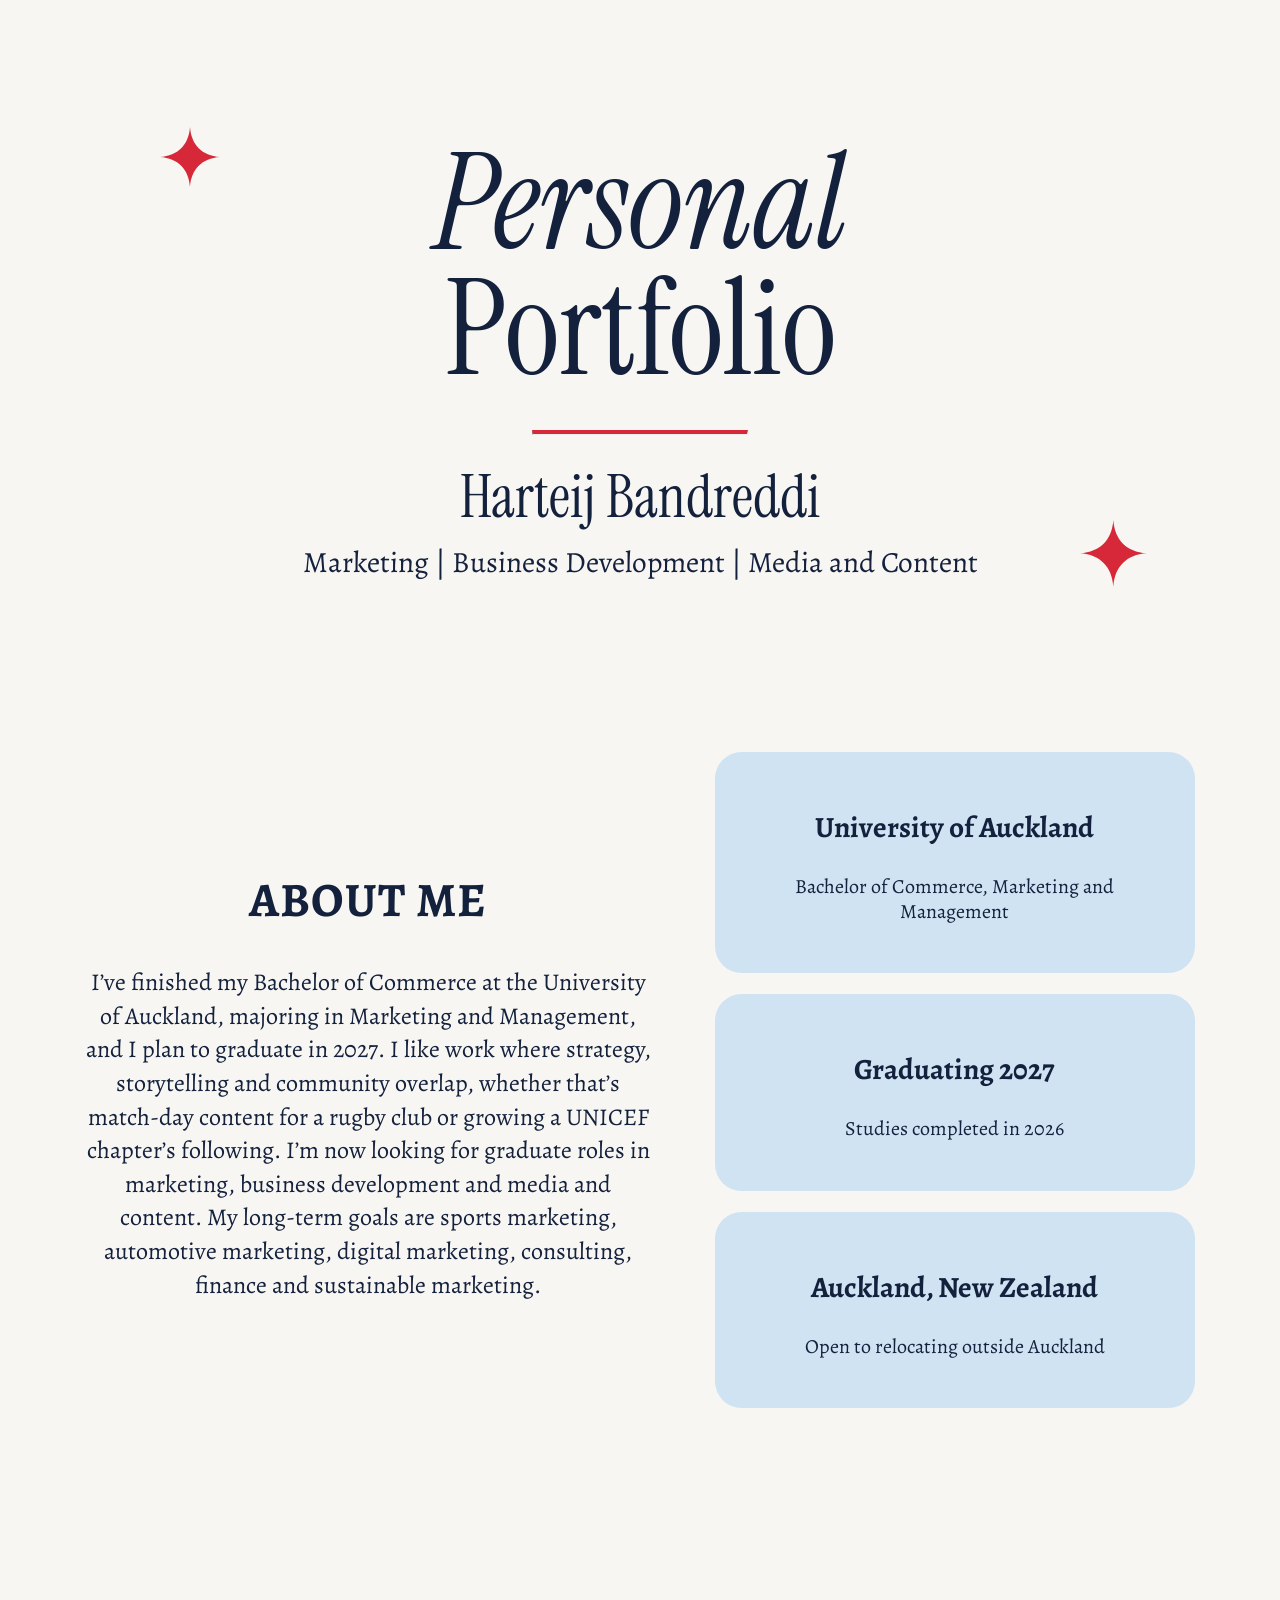
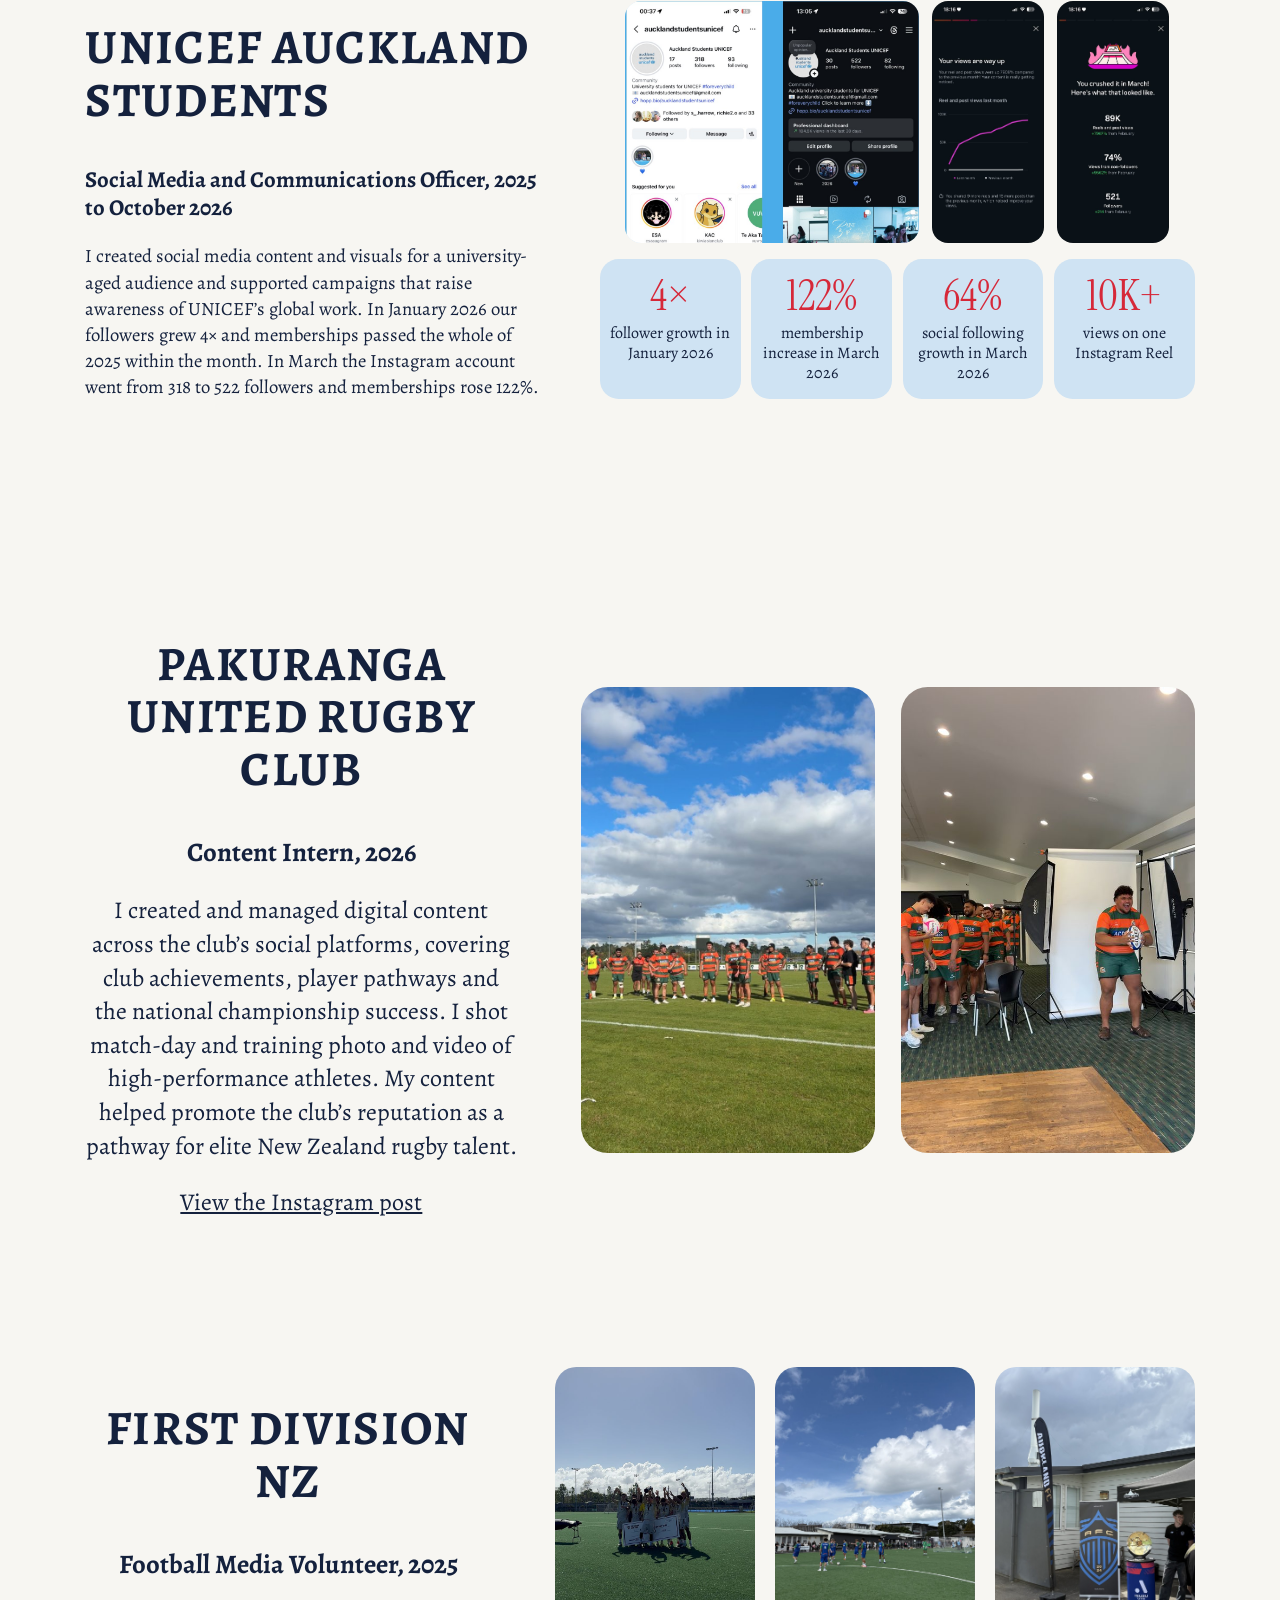
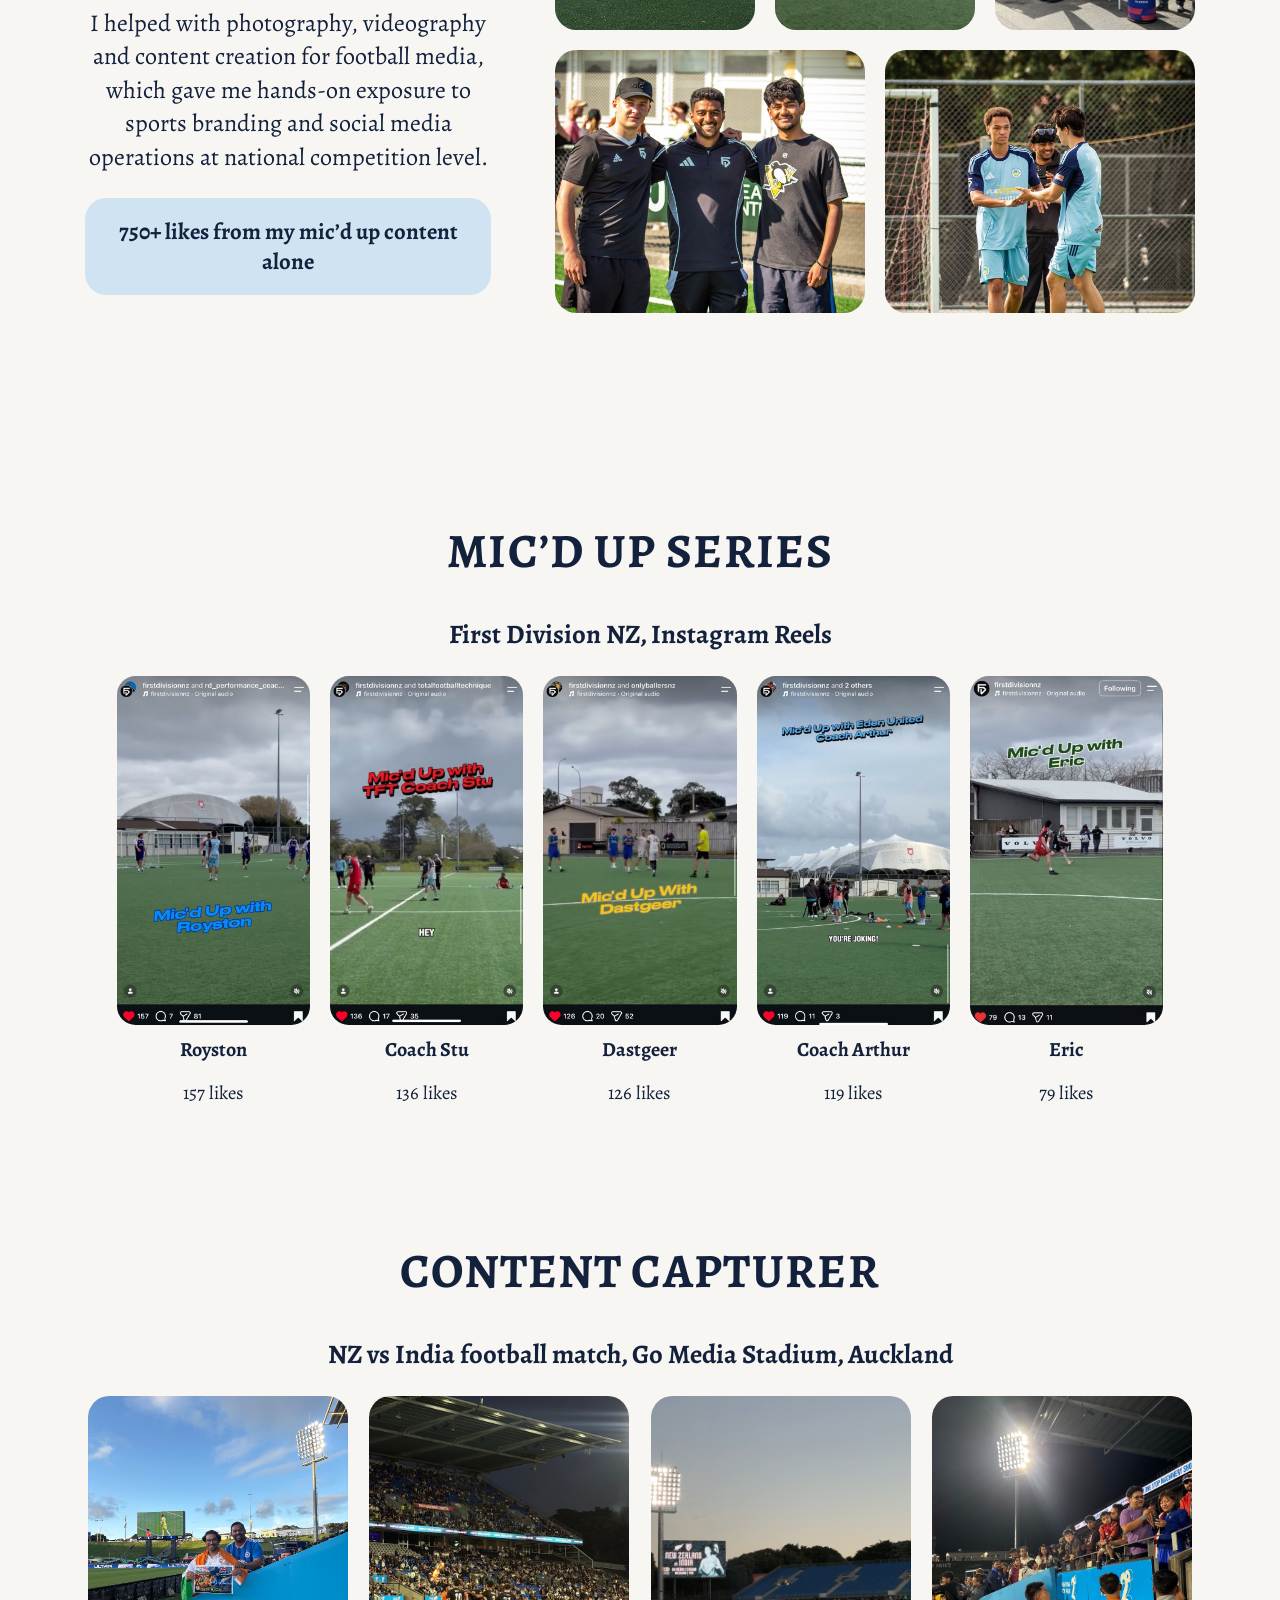
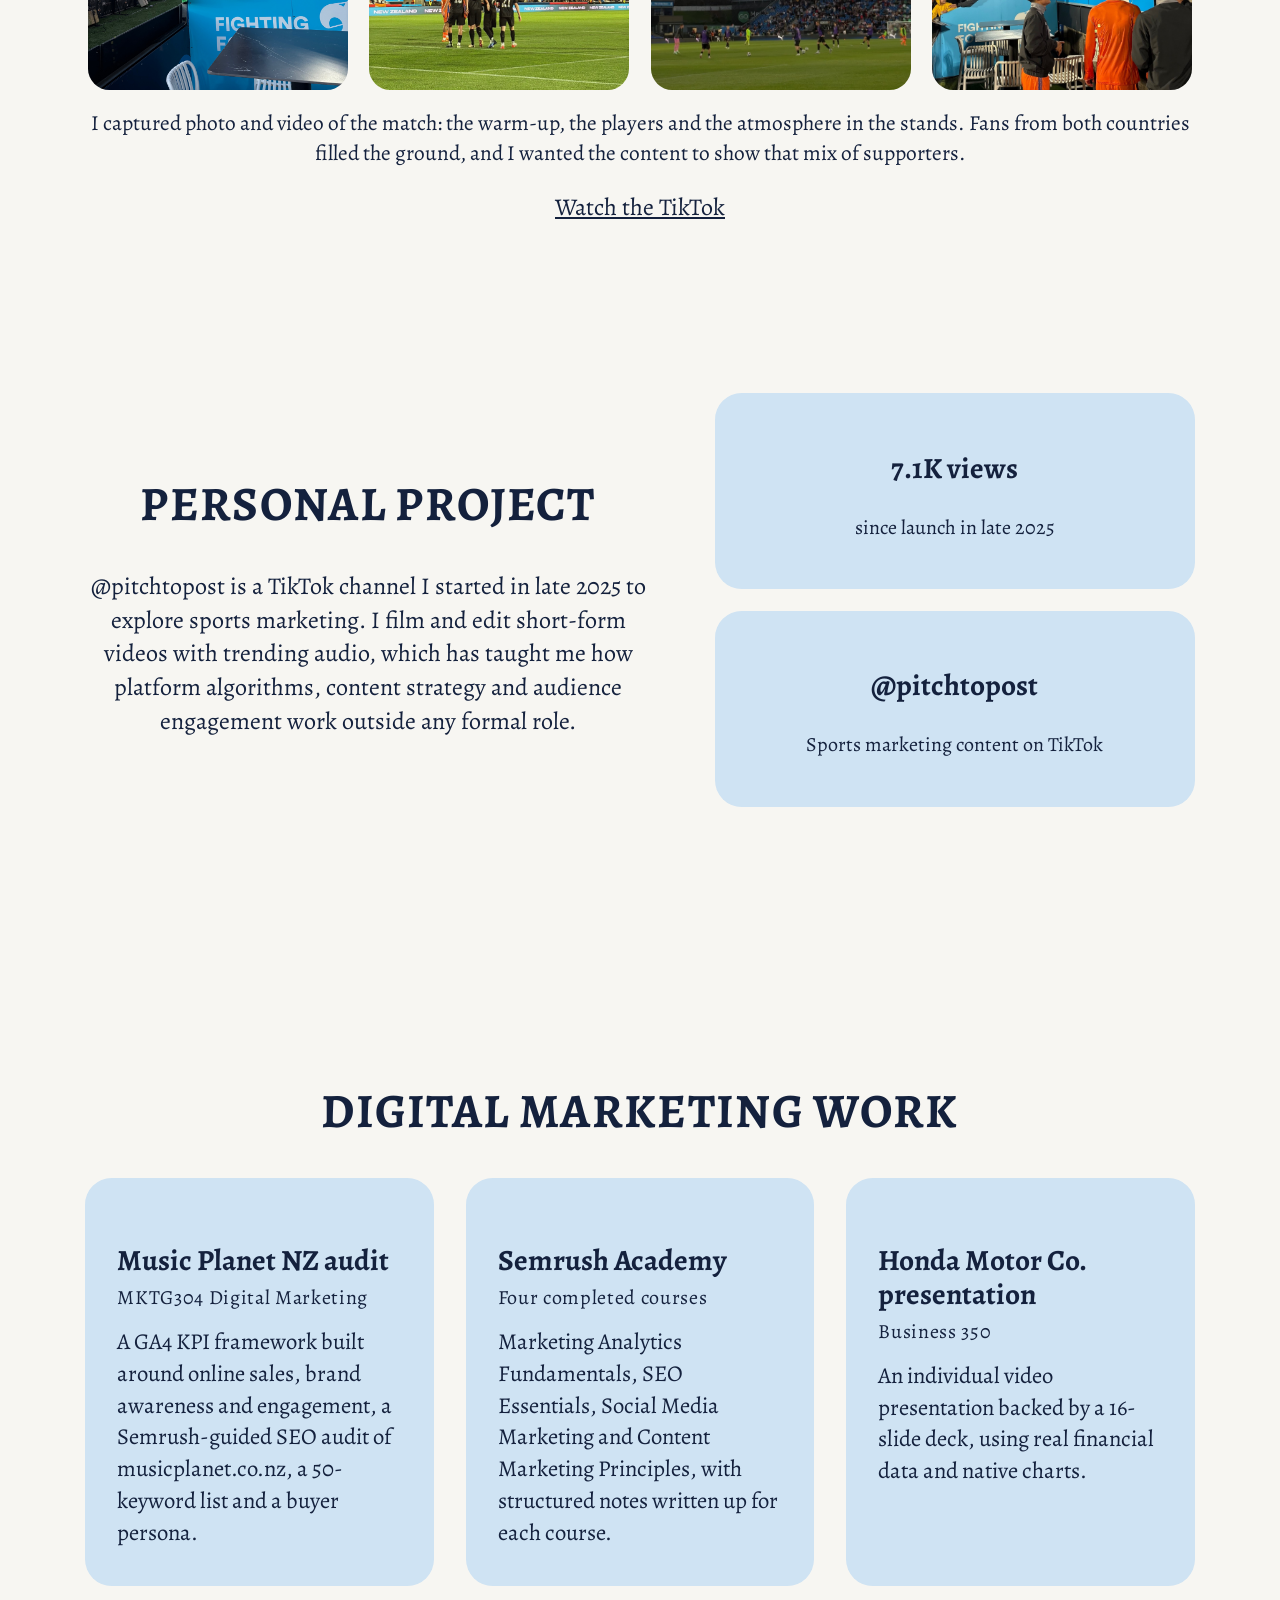
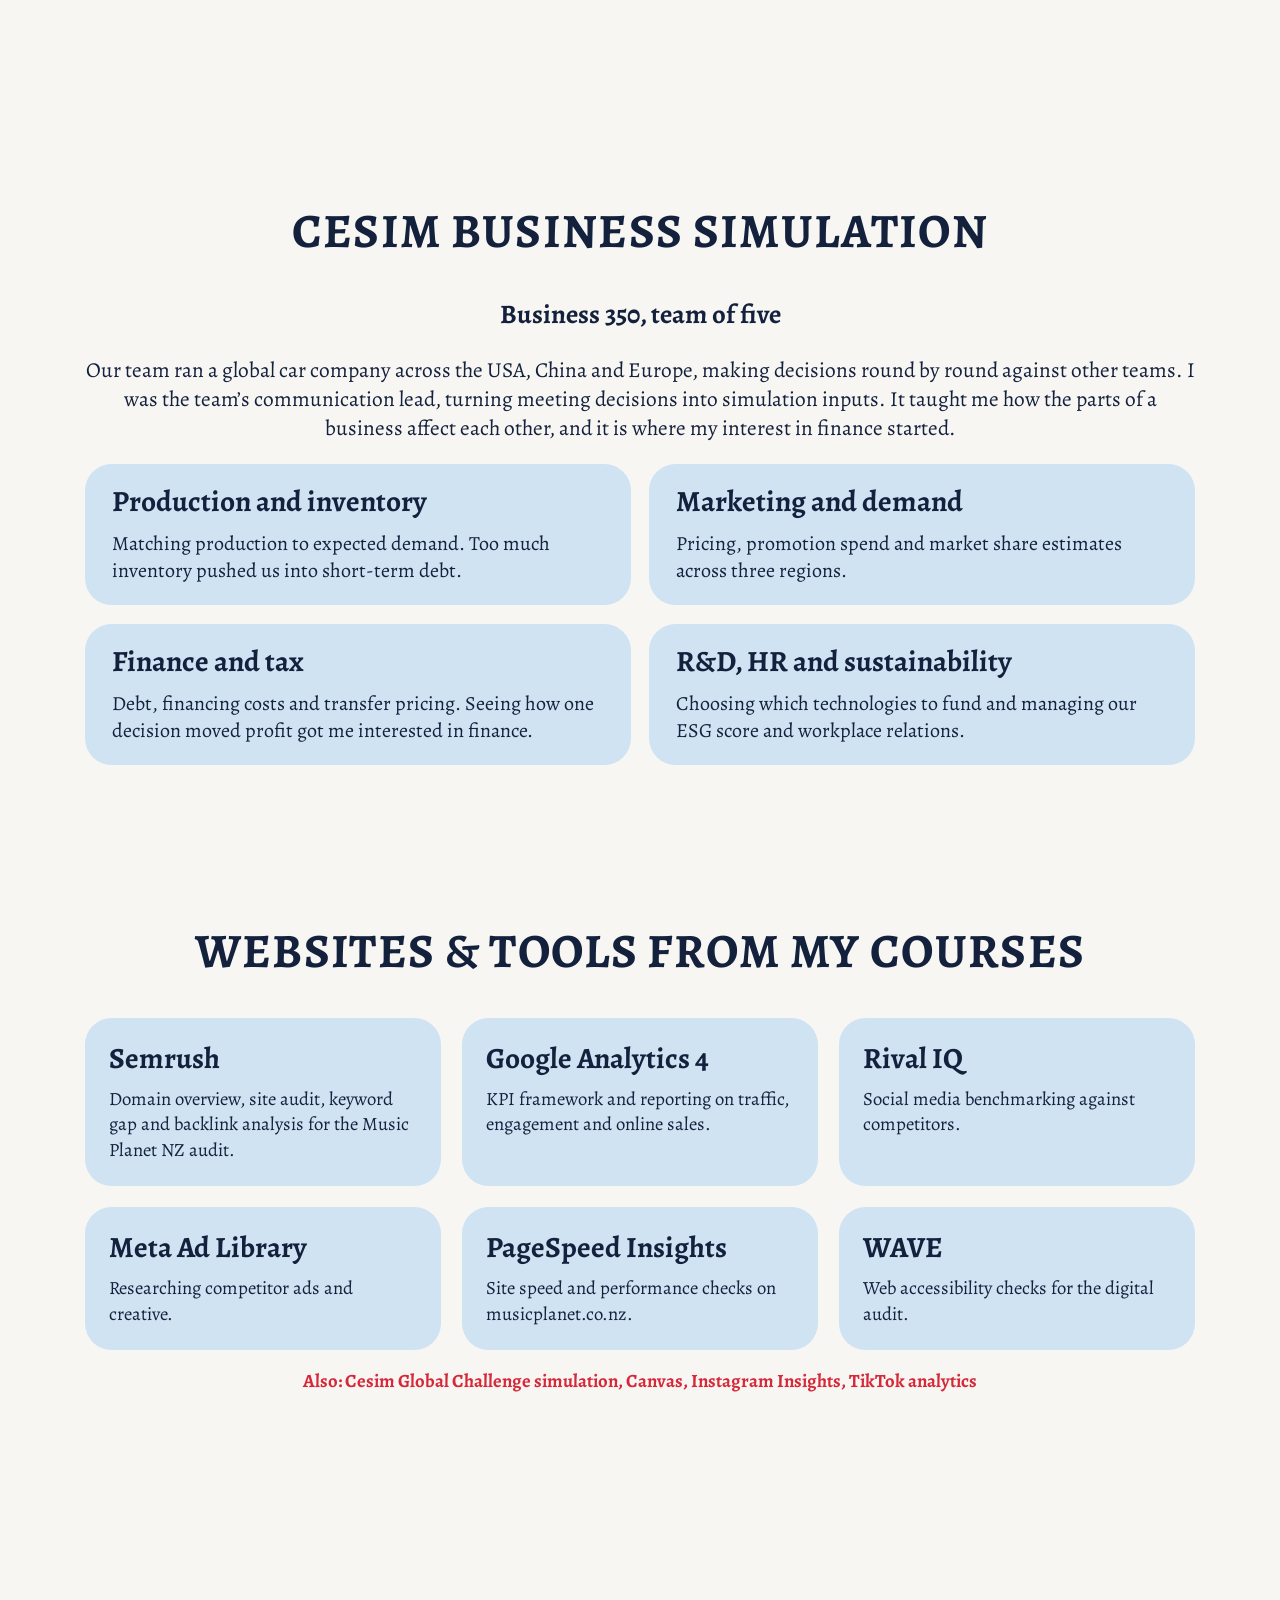
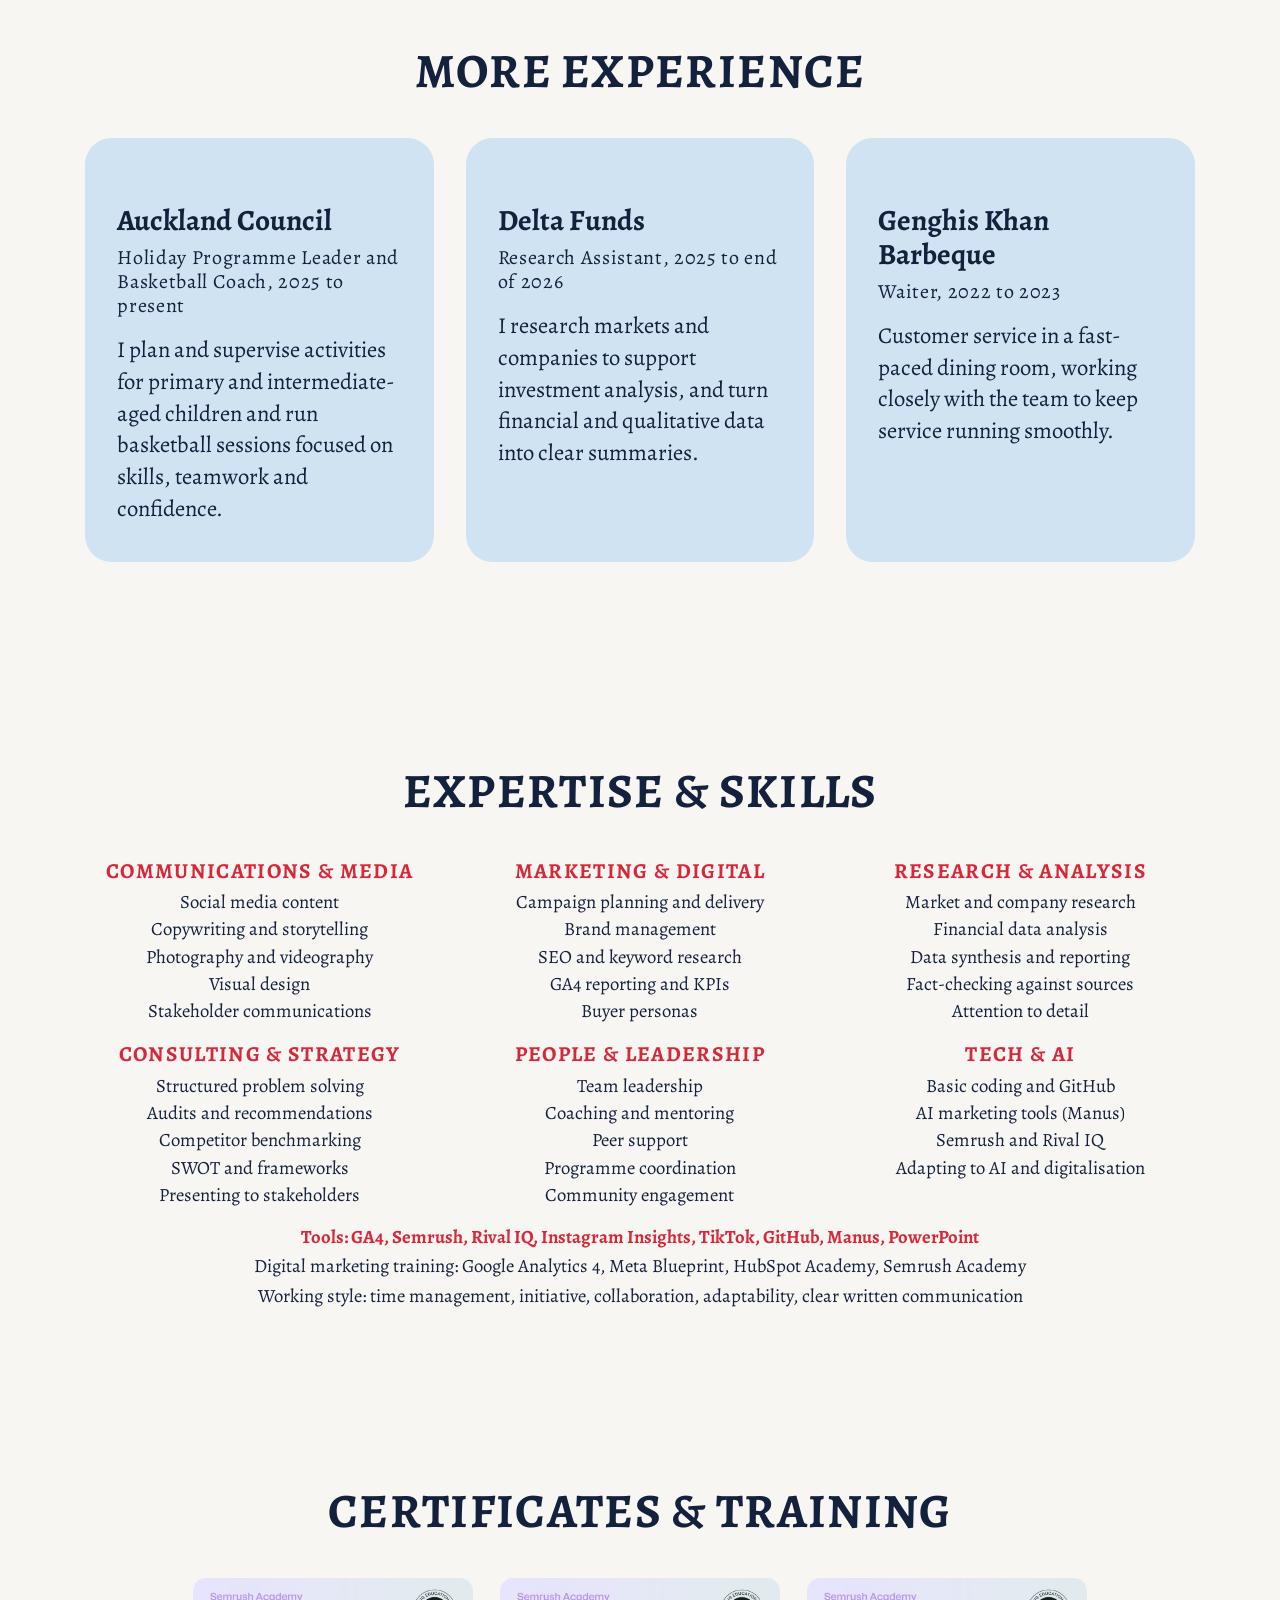
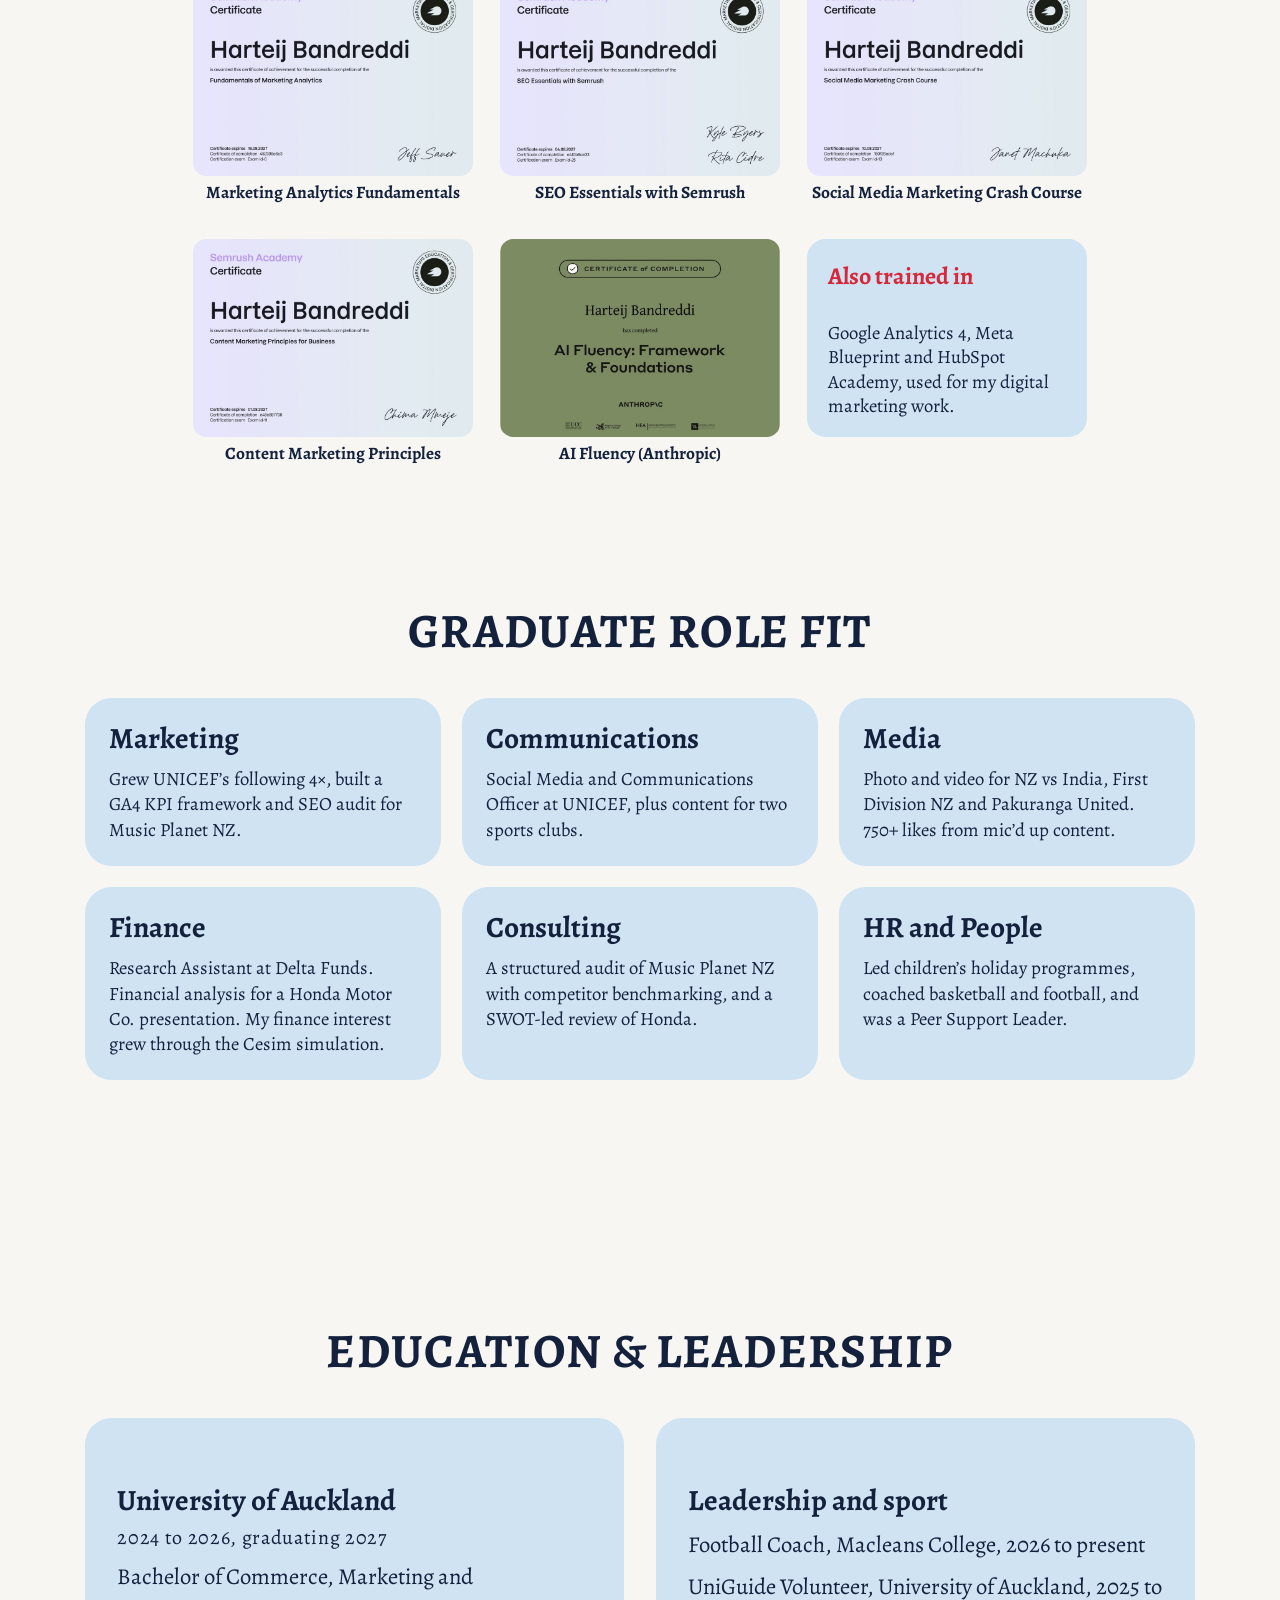
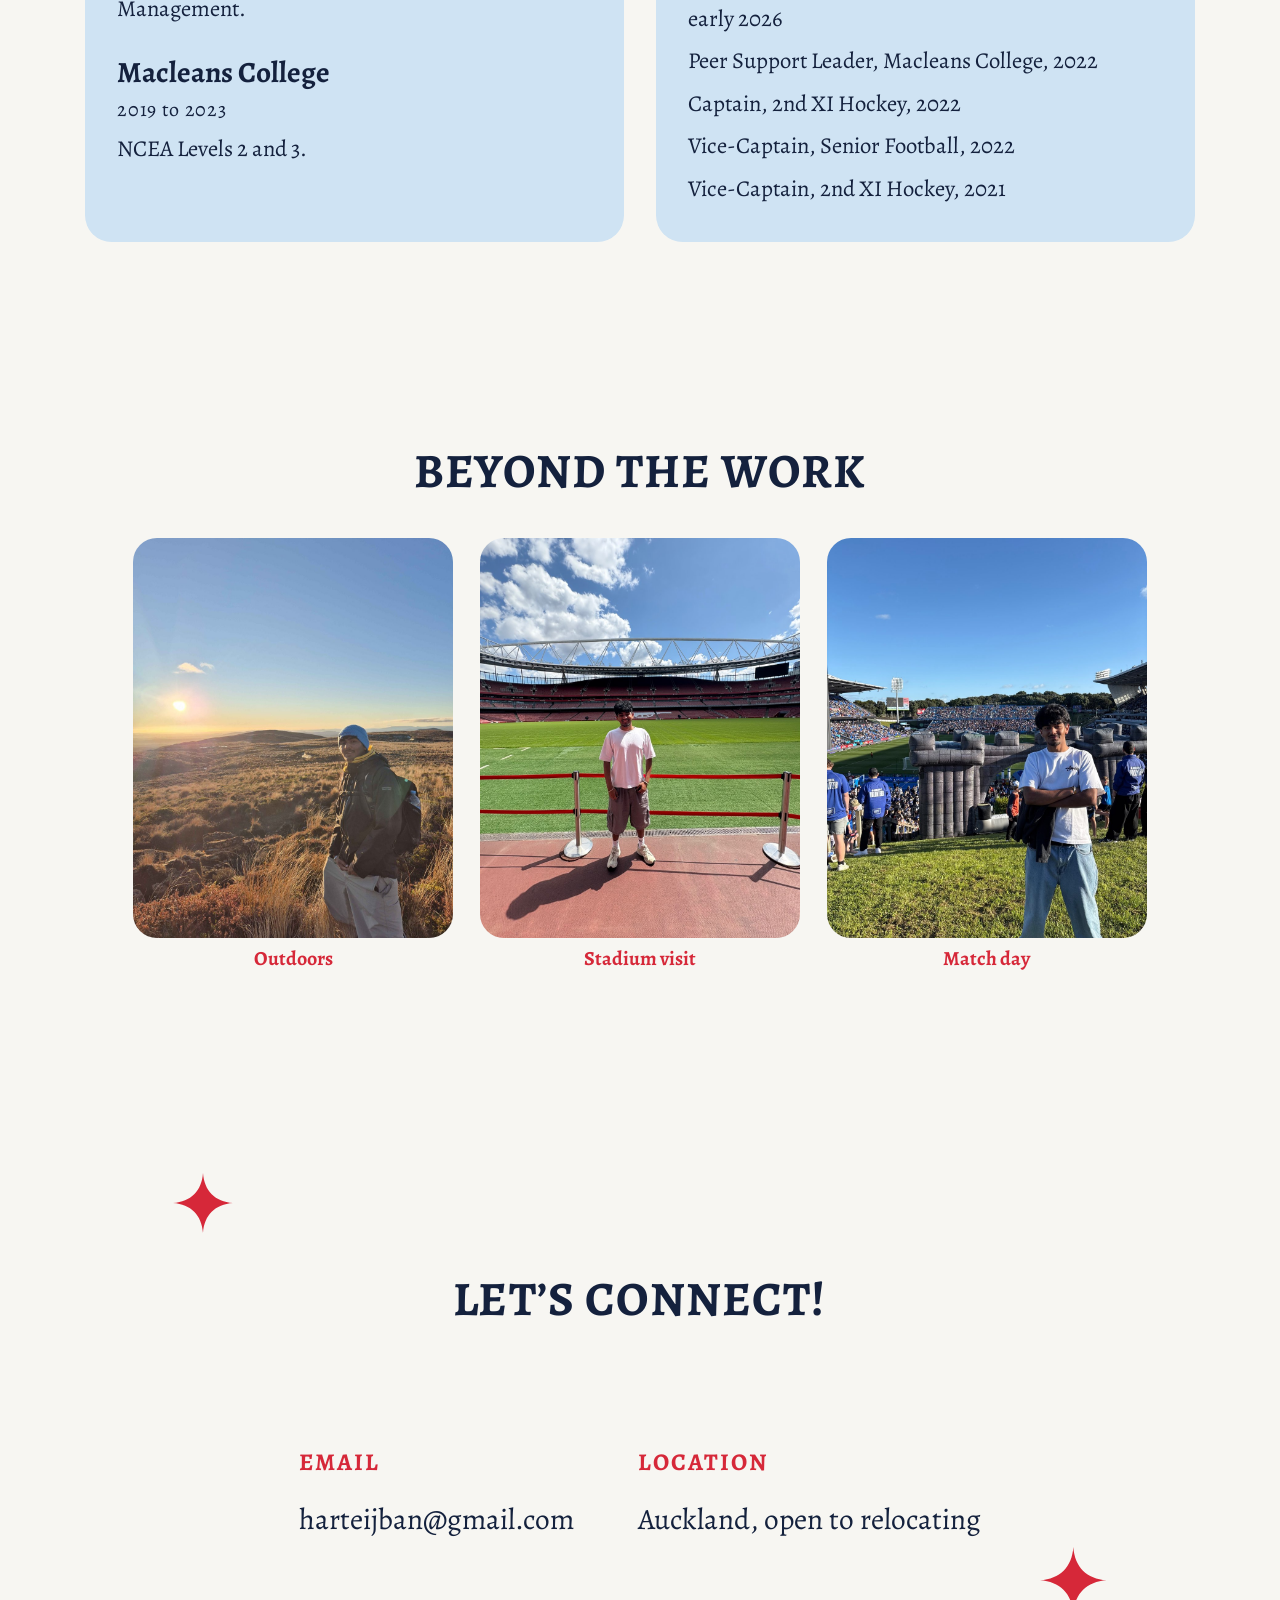
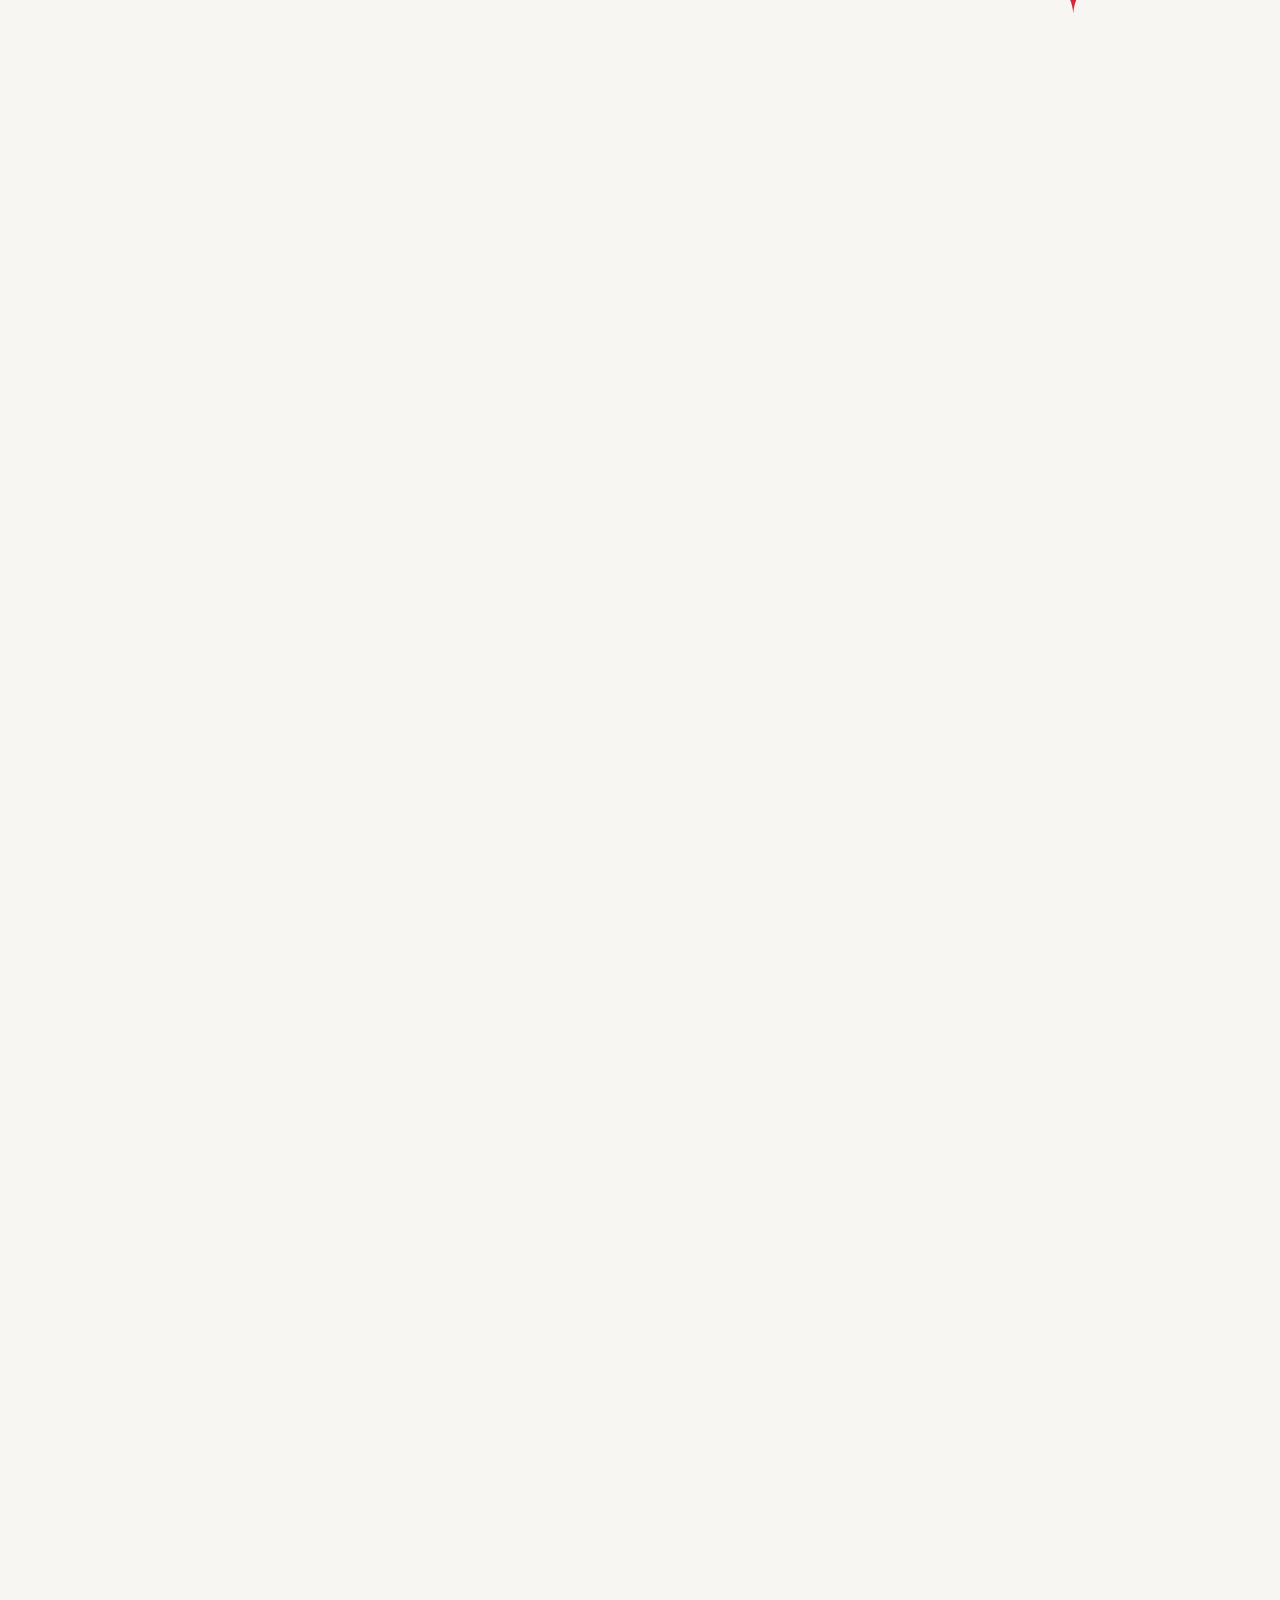
<file: index.html>
<!doctype html><html lang="en"><head><meta charset="utf-8"><meta name="viewport" content="width=device-width, initial-scale=1"><title>Harteij Bandreddi | Graduate Portfolio</title>
<meta name="description" content="Marketing, business development and media portfolio of Harteij Bandreddi, University of Auckland graduate.">
<meta property="og:type" content="website"><meta property="og:title" content="Harteij Bandreddi | Graduate Portfolio">
<meta property="og:description" content="Marketing, business development and media portfolio. UNICEF, First Division NZ, Pakuranga United and more.">
<meta property="og:url" content="https://harteijb.github.io/harteij-portfolio/">
<meta property="og:image" content="https://harteijb.github.io/harteij-portfolio/assets/og.jpg"><meta property="og:image:width" content="1200"><meta property="og:image:height" content="630">
<meta name="twitter:card" content="summary_large_image">
<link rel="stylesheet" href="style.css"></head><body><section id="cover" class="cover">
<svg aria-label="Decorative sparkle" width="90" height="90" viewBox="0 0 90 90" style="position:absolute; left:240px; top:190px; width:90px; height:90px"><path d="M45 0 C47 27 63 43 90 45 C63 47 47 63 45 90 C43 63 27 47 0 45 C27 43 43 27 45 0Z" fill="#D62839"/></svg>
<svg aria-label="Decorative sparkle" width="100" height="100" viewBox="0 0 100 100" style="position:absolute; left:1620px; top:780px; width:100px; height:100px"><path d="M50 0 C52 30 70 48 100 50 C70 52 52 70 50 100 C48 70 30 52 0 50 C30 48 48 30 50 0Z" fill="#D62839"/></svg>
<h1 class="t1">Personal</h1>
<h1 class="t2">Portfolio</h1>
<hr class="rule">
<h2 class="name">Harteij Bandreddi</h2>
<p class="tag">Marketing | Business Development | Media and Content</p>
</section>
<section id="about">
<div class="split">
<div class="col">
<h2 class="title">ABOUT ME</h2>
<p class="lead">I’ve finished my Bachelor of Commerce at the University of Auckland, majoring in Marketing and Management, and I plan to graduate in 2027. I like work where strategy, storytelling and community overlap, whether that’s match-day content for a rugby club or growing a UNICEF chapter’s following. I’m now looking for graduate roles in marketing, business development and media and content. My long-term goals are sports marketing, automotive marketing, digital marketing, consulting, finance and sustainable marketing.</p>
</div>
<div class="stack">
<div class="fact"><p class="big">University of Auckland</p><p class="small">Bachelor of Commerce, Marketing and Management</p></div>
<div class="fact"><p class="big">Graduating 2027</p><p class="small">Studies completed in 2026</p></div>
<div class="fact"><p class="big">Auckland, New Zealand</p><p class="small">Open to relocating outside Auckland</p></div>
</div>
</div>
</section>
<section id="unicef">
<div class="uni">
<div class="left">
<h2 class="title">UNICEF AUCKLAND STUDENTS</h2>
<p class="role">Social Media and Communications Officer, 2025 to October 2026</p>
<p class="lead">I created social media content and visuals for a university-aged audience and supported campaigns that raise awareness of UNICEF’s global work. In January 2026 our followers grew 4× and memberships passed the whole of 2025 within the month. In March the Instagram account went from 318 to 522 followers and memberships rose 122%.</p>
</div>
<div class="right">
<div class="shots">
<img class="wide" src="assets/img01.jpg" alt="Auckland Students UNICEF Instagram profile before and after, with followers growing from 318 to 522">
<img class="phone" src="assets/img02.jpg" alt="Instagram insights screen showing views up 7908% on the previous month">
<img class="phone" src="assets/img03.jpg" alt="Instagram insights screen showing 89K views and 521 followers in March">
</div>
<div class="tiles2">
<div class="tile"><p class="num">4×</p><p class="lbl">follower growth in January 2026</p></div>
<div class="tile"><p class="num">122%</p><p class="lbl">membership increase in March 2026</p></div>
<div class="tile"><p class="num">64%</p><p class="lbl">social following growth in March 2026</p></div>
<div class="tile"><p class="num">10K+</p><p class="lbl">views on one Instagram Reel</p></div>
</div>
</div>
</div>
</section>
<section id="pakuranga">
<div class="split">
<div class="col">
<h2 class="title">PAKURANGA UNITED RUGBY CLUB</h2>
<p class="role">Content Intern, 2026</p>
<p class="lead">I created and managed digital content across the club’s social platforms, covering club achievements, player pathways and the national championship success. I shot match-day and training photo and video of high-performance athletes. My content helped promote the club’s reputation as a pathway for elite New Zealand rugby talent.</p>
<p class="link"><a href="https://www.instagram.com/p/DWijAfNEwbJ/?fqnt=eHd3bnVuc2g3aHdn">View the Instagram post</a></p>
</div>
<div class="photos">
<img src="assets/img04.jpg" alt="Pakuranga United players lined up on the pitch under a blue sky on match day">
<img src="assets/img05.jpg" alt="Pakuranga United players waiting beside a lit photo backdrop at the 2026 media day">
</div>
</div>
</section>
<section id="first-division">
<div class="split">
<div class="col">
<h2 class="title">FIRST DIVISION NZ</h2>
<p class="role">Football Media Volunteer, 2025</p>
<p class="lead">I helped with photography, videography and content creation for football media, which gave me hands-on exposure to sports branding and social media operations at national competition level.</p>
<p class="callout">750+ likes from my mic’d up content alone</p>
</div>
<div class="gallery">
<div class="row3">
<img src="assets/img06.jpg" alt="First Division NZ champions celebrating on the pitch in 2025">
<img src="assets/img07.jpg" alt="Players warming up on a football pitch on match day">
<img src="assets/img08.jpg" alt="Auckland FC banner and trophy display at the ground">
</div>
<div class="row2">
<img src="assets/img09.jpg" alt="Volunteers and staff posing together at the ground on match day">
<img src="assets/img10.jpg" alt="Two players greeting each other on the pitch">
</div>
</div>
</div>
</section>
<section id="first-division-reels">
<h2 class="title">MIC’D UP SERIES</h2>
<p class="role">First Division NZ, Instagram Reels</p>
<div class="reels">
<div class="reel"><img src="assets/img11.jpg" alt="Instagram Reel, Mic’d Up with Royston, 157 likes"><p class="nm">Royston</p><p class="ct">157 likes</p></div>
<div class="reel"><img src="assets/img12.jpg" alt="Instagram Reel, Mic’d Up with TFT Coach Stu, 136 likes"><p class="nm">Coach Stu</p><p class="ct">136 likes</p></div>
<div class="reel"><img src="assets/img13.jpg" alt="Instagram Reel, Mic’d Up with Dastgeer, 126 likes"><p class="nm">Dastgeer</p><p class="ct">126 likes</p></div>
<div class="reel"><img src="assets/img14.jpg" alt="Instagram Reel, Mic’d Up with Eden United Coach Arthur, 119 likes"><p class="nm">Coach Arthur</p><p class="ct">119 likes</p></div>
<div class="reel"><img src="assets/img15.jpg" alt="Instagram Reel, Mic’d Up with Eric, 79 likes"><p class="nm">Eric</p><p class="ct">79 likes</p></div>
</div>
</section>
<section id="nz-india">
<h2 class="title">CONTENT CAPTURER</h2>
<p class="role">NZ vs India football match, Go Media Stadium, Auckland</p>
<div class="row4">
<img src="assets/img16.jpg" alt="Two supporters at the side of the pitch holding a poster reading Janmabhoomi vs Karmabhoomi, with the big screen showing NZL 1, IND 0">
<img src="assets/img17.jpg" alt="New Zealand players in black celebrating together in front of a packed stand at night">
<img src="assets/img18.jpg" alt="New Zealand players warming up before the match, with the NZ vs India graphic on the big screen">
<img src="assets/img19.jpg" alt="India players in orange talking beside the stand while fans look on under the floodlights">
</div>
<p class="cap">I captured photo and video of the match: the warm-up, the players and the atmosphere in the stands. Fans from both countries filled the ground, and I wanted the content to show that mix of supporters.</p>
<p class="link"><a href="https://vt.tiktok.com/ZSpvGajjy/">Watch the TikTok</a></p>
</section>
<section id="pitchtopost">
<div class="split">
<div class="col">
<h2 class="title">PERSONAL PROJECT</h2>
<p class="lead">@pitchtopost is a TikTok channel I started in late 2025 to explore sports marketing. I film and edit short-form videos with trending audio, which has taught me how platform algorithms, content strategy and audience engagement work outside any formal role.</p>
</div>
<div class="stack">
<div class="fact"><p class="big">7.1K views</p><p class="small">since launch in late 2025</p></div>
<div class="fact"><p class="big">@pitchtopost</p><p class="small">Sports marketing content on TikTok</p></div>
</div>
</div>
</section>
<section id="projects">
<h2 class="title">DIGITAL MARKETING WORK</h2>
<div class="cards">
<div class="card">
<h3>Music Planet NZ audit</h3>
<p class="when">MKTG304 Digital Marketing</p>
<p class="txt">A GA4 KPI framework built around online sales, brand awareness and engagement, a Semrush-guided SEO audit of musicplanet.co.nz, a 50-keyword list and a buyer persona.</p>
</div>
<div class="card">
<h3>Semrush Academy</h3>
<p class="when">Four completed courses</p>
<p class="txt">Marketing Analytics Fundamentals, SEO Essentials, Social Media Marketing and Content Marketing Principles, with structured notes written up for each course.</p>
</div>
<div class="card">
<h3>Honda Motor Co. presentation</h3>
<p class="when">Business 350</p>
<p class="txt">An individual video presentation backed by a 16-slide deck, using real financial data and native charts.</p>
</div>
</div>
</section>
<section id="cesim">
<h2 class="title">CESIM BUSINESS SIMULATION</h2>
<p class="role">Business 350, team of five</p>
<p class="lead2">Our team ran a global car company across the USA, China and Europe, making decisions round by round against other teams. I was the team’s communication lead, turning meeting decisions into simulation inputs. It taught me how the parts of a business affect each other, and it is where my interest in finance started.</p>
<div class="cardgrid two">
<div class="card"><h3>Production and inventory</h3><p class="txt">Matching production to expected demand. Too much inventory pushed us into short-term debt.</p></div>
<div class="card"><h3>Marketing and demand</h3><p class="txt">Pricing, promotion spend and market share estimates across three regions.</p></div>
<div class="card"><h3>Finance and tax</h3><p class="txt">Debt, financing costs and transfer pricing. Seeing how one decision moved profit got me interested in finance.</p></div>
<div class="card"><h3>R&amp;D, HR and sustainability</h3><p class="txt">Choosing which technologies to fund and managing our ESG score and workplace relations.</p></div>
</div>
</section>
<section id="coursework-sites">
<h2 class="title">WEBSITES &amp; TOOLS FROM MY COURSES</h2>
<div class="cardgrid">
<div class="card"><h3>Semrush</h3><p class="txt">Domain overview, site audit, keyword gap and backlink analysis for the Music Planet NZ audit.</p></div>
<div class="card"><h3>Google Analytics 4</h3><p class="txt">KPI framework and reporting on traffic, engagement and online sales.</p></div>
<div class="card"><h3>Rival IQ</h3><p class="txt">Social media benchmarking against competitors.</p></div>
<div class="card"><h3>Meta Ad Library</h3><p class="txt">Researching competitor ads and creative.</p></div>
<div class="card"><h3>PageSpeed Insights</h3><p class="txt">Site speed and performance checks on musicplanet.co.nz.</p></div>
<div class="card"><h3>WAVE</h3><p class="txt">Web accessibility checks for the digital audit.</p></div>
</div>
<p class="tools">Also: Cesim Global Challenge simulation, Canvas, Instagram Insights, TikTok analytics</p>
</section>
<section id="more-experience">
<h2 class="title">MORE EXPERIENCE</h2>
<div class="cards">
<div class="card">
<h3>Auckland Council</h3>
<p class="when">Holiday Programme Leader and Basketball Coach, 2025 to present</p>
<p class="txt">I plan and supervise activities for primary and intermediate-aged children and run basketball sessions focused on skills, teamwork and confidence.</p>
</div>
<div class="card">
<h3>Delta Funds</h3>
<p class="when">Research Assistant, 2025 to end of 2026</p>
<p class="txt">I research markets and companies to support investment analysis, and turn financial and qualitative data into clear summaries.</p>
</div>
<div class="card">
<h3>Genghis Khan Barbeque</h3>
<p class="when">Waiter, 2022 to 2023</p>
<p class="txt">Customer service in a fast-paced dining room, working closely with the team to keep service running smoothly.</p>
</div>
</div>
</section>
<section id="skills">
<h2 class="title">EXPERTISE &amp; SKILLS</h2>
<div class="grid6">
<div class="c"><p class="eyebrow">COMMUNICATIONS &amp; MEDIA</p><p class="item">Social media content</p><p class="item">Copywriting and storytelling</p><p class="item">Photography and videography</p><p class="item">Visual design</p><p class="item">Stakeholder communications</p></div>
<div class="c"><p class="eyebrow">MARKETING &amp; DIGITAL</p><p class="item">Campaign planning and delivery</p><p class="item">Brand management</p><p class="item">SEO and keyword research</p><p class="item">GA4 reporting and KPIs</p><p class="item">Buyer personas</p></div>
<div class="c"><p class="eyebrow">RESEARCH &amp; ANALYSIS</p><p class="item">Market and company research</p><p class="item">Financial data analysis</p><p class="item">Data synthesis and reporting</p><p class="item">Fact-checking against sources</p><p class="item">Attention to detail</p></div>
<div class="c"><p class="eyebrow">CONSULTING &amp; STRATEGY</p><p class="item">Structured problem solving</p><p class="item">Audits and recommendations</p><p class="item">Competitor benchmarking</p><p class="item">SWOT and frameworks</p><p class="item">Presenting to stakeholders</p></div>
<div class="c"><p class="eyebrow">PEOPLE &amp; LEADERSHIP</p><p class="item">Team leadership</p><p class="item">Coaching and mentoring</p><p class="item">Peer support</p><p class="item">Programme coordination</p><p class="item">Community engagement</p></div>
<div class="c"><p class="eyebrow">TECH &amp; AI</p><p class="item">Basic coding and GitHub</p><p class="item">AI marketing tools (Manus)</p><p class="item">Semrush and Rival IQ</p><p class="item">Adapting to AI and digitalisation</p></div>
</div>
<p class="tools">Tools: GA4, Semrush, Rival IQ, Instagram Insights, TikTok, GitHub, Manus, PowerPoint</p>
<p class="soft">Digital marketing training: Google Analytics 4, Meta Blueprint, HubSpot Academy, Semrush Academy</p>
<p class="soft">Working style: time management, initiative, collaboration, adaptability, clear written communication</p>
</section>
<section id="certificates">
<h2 class="title">CERTIFICATES &amp; TRAINING</h2>
<div class="certs">
<div class="cc"><img src="assets/img20.jpg" alt="Semrush certificate, Fundamentals of Marketing Analytics"><p class="cn">Marketing Analytics Fundamentals</p></div>
<div class="cc"><img src="assets/img21.jpg" alt="Semrush certificate, SEO Essentials"><p class="cn">SEO Essentials with Semrush</p></div>
<div class="cc"><img src="assets/img22.jpg" alt="Semrush certificate, Social Media Marketing Crash Course"><p class="cn">Social Media Marketing Crash Course</p></div>
<div class="cc"><img src="assets/img23.jpg" alt="Semrush certificate, Content Marketing Principles for Business"><p class="cn">Content Marketing Principles</p></div>
<div class="cc"><img src="assets/img24.jpg" alt="Anthropic certificate, AI Fluency: Framework and Foundations"><p class="cn">AI Fluency (Anthropic)</p></div>
<div class="note"><h3>Also trained in</h3><p>Google Analytics 4, Meta Blueprint and HubSpot Academy, used for my digital marketing work.</p></div>
</div>
<p class="sub">Semrush Academy certificates, 2026. Anthropic AI Fluency: Framework and Foundations.</p>
</section>
<section id="role-fit">
<h2 class="title">GRADUATE ROLE FIT</h2>
<div class="cardgrid">
<div class="card"><h3>Marketing</h3><p class="txt">Grew UNICEF’s following 4×, built a GA4 KPI framework and SEO audit for Music Planet NZ.</p></div>
<div class="card"><h3>Communications</h3><p class="txt">Social Media and Communications Officer at UNICEF, plus content for two sports clubs.</p></div>
<div class="card"><h3>Media</h3><p class="txt">Photo and video for NZ vs India, First Division NZ and Pakuranga United. 750+ likes from mic’d up content.</p></div>
<div class="card"><h3>Finance</h3><p class="txt">Research Assistant at Delta Funds. Financial analysis for a Honda Motor Co. presentation. My finance interest grew through the Cesim simulation.</p></div>
<div class="card"><h3>Consulting</h3><p class="txt">A structured audit of Music Planet NZ with competitor benchmarking, and a SWOT-led review of Honda.</p></div>
<div class="card"><h3>HR and People</h3><p class="txt">Led children’s holiday programmes, coached basketball and football, and was a Peer Support Leader.</p></div>
</div>
</section>
<section id="education">
<h2 class="title">EDUCATION &amp; LEADERSHIP</h2>
<div class="cards">
<div class="card">
<h3>University of Auckland</h3>
<p class="when">2024 to 2026, graduating 2027</p>
<p class="txt">Bachelor of Commerce, Marketing and Management.</p>
<h3 style="margin-top:48px">Macleans College</h3>
<p class="when">2019 to 2023</p>
<p class="txt">NCEA Levels 2 and 3.</p>
</div>
<div class="card">
<h3>Leadership and sport</h3>
<p class="txt">Football Coach, Macleans College, 2026 to present</p>
<p class="txt">UniGuide Volunteer, University of Auckland, 2025 to early 2026</p>
<p class="txt">Peer Support Leader, Macleans College, 2022</p>
<p class="txt">Captain, 2nd XI Hockey, 2022</p>
<p class="txt">Vice-Captain, Senior Football, 2022</p>
<p class="txt">Vice-Captain, 2nd XI Hockey, 2021</p>
</div>
</div>
</section>
<section id="beyond">
<h2 class="title">BEYOND THE WORK</h2>
<div class="life">
<div class="lf"><img src="assets/img25.jpg" alt="Hiking at sunrise"><p class="cn">Outdoors</p></div>
<div class="lf"><img src="assets/img26.jpg" alt="At a football stadium"><p class="cn">Stadium visit</p></div>
<div class="lf"><img src="assets/img27.jpg" alt="At a match day"><p class="cn">Match day</p></div>
</div>
</section>
<section id="contact" class="contact">
<svg aria-label="Decorative sparkle" width="90" height="90" viewBox="0 0 90 90" style="position:absolute; left:260px; top:200px; width:90px; height:90px"><path d="M45 0 C47 27 63 43 90 45 C63 47 47 63 45 90 C43 63 27 47 0 45 C27 43 43 27 45 0Z" fill="#D62839"/></svg>
<svg aria-label="Decorative sparkle" width="100" height="100" viewBox="0 0 100 100" style="position:absolute; left:1560px; top:760px; width:100px; height:100px"><path d="M50 0 C52 30 70 48 100 50 C70 52 52 70 50 100 C48 70 30 52 0 50 C30 48 48 30 50 0Z" fill="#D62839"/></svg>
<h2 class="title">LET’S CONNECT!</h2>
<div class="rows">
<div class="c"><p class="eyebrow">EMAIL</p><p class="val">harteijban@gmail.com</p></div>
<div class="c"><p class="eyebrow">LOCATION</p><p class="val">Auckland, open to relocating</p></div>
</div>
</section>
<script>function fit(){document.body.style.zoom=Math.min(window.innerWidth/1920,1.5)}fit();addEventListener('resize',fit)</script></body></html>
</file>
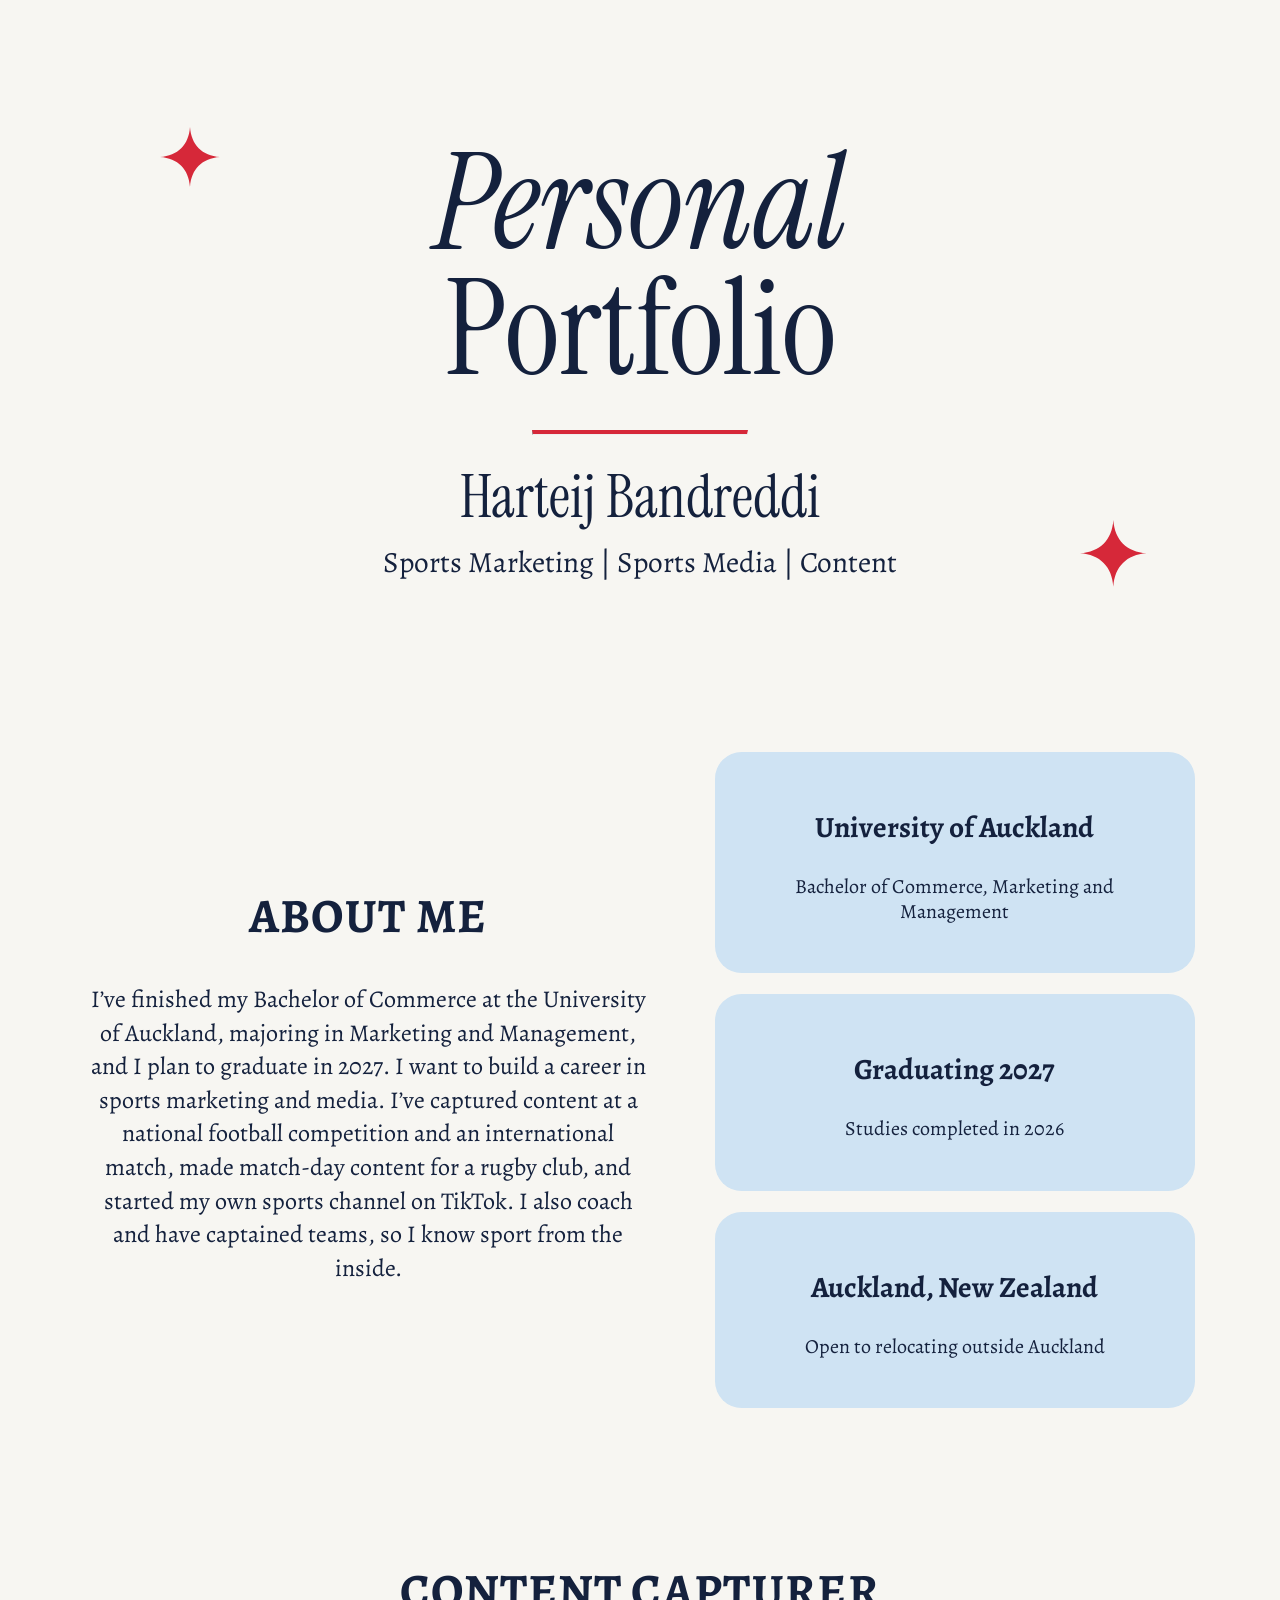
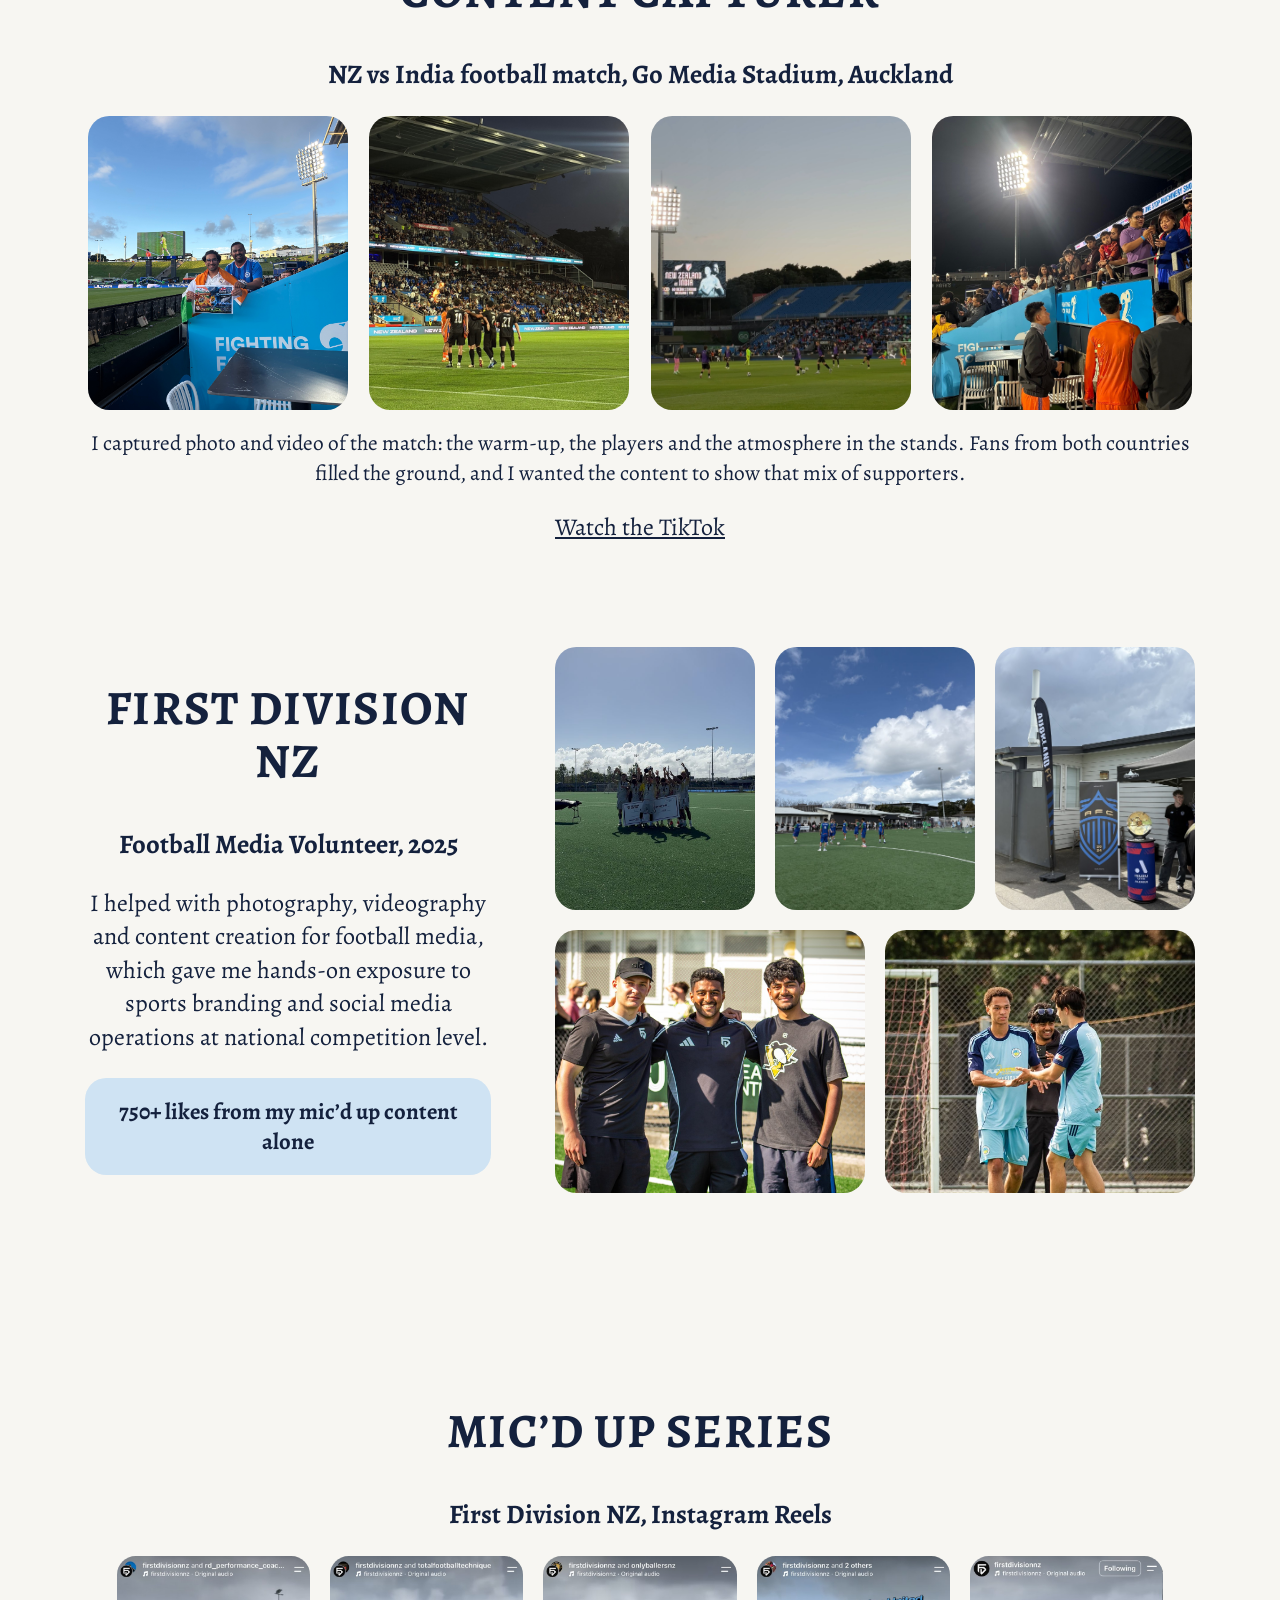
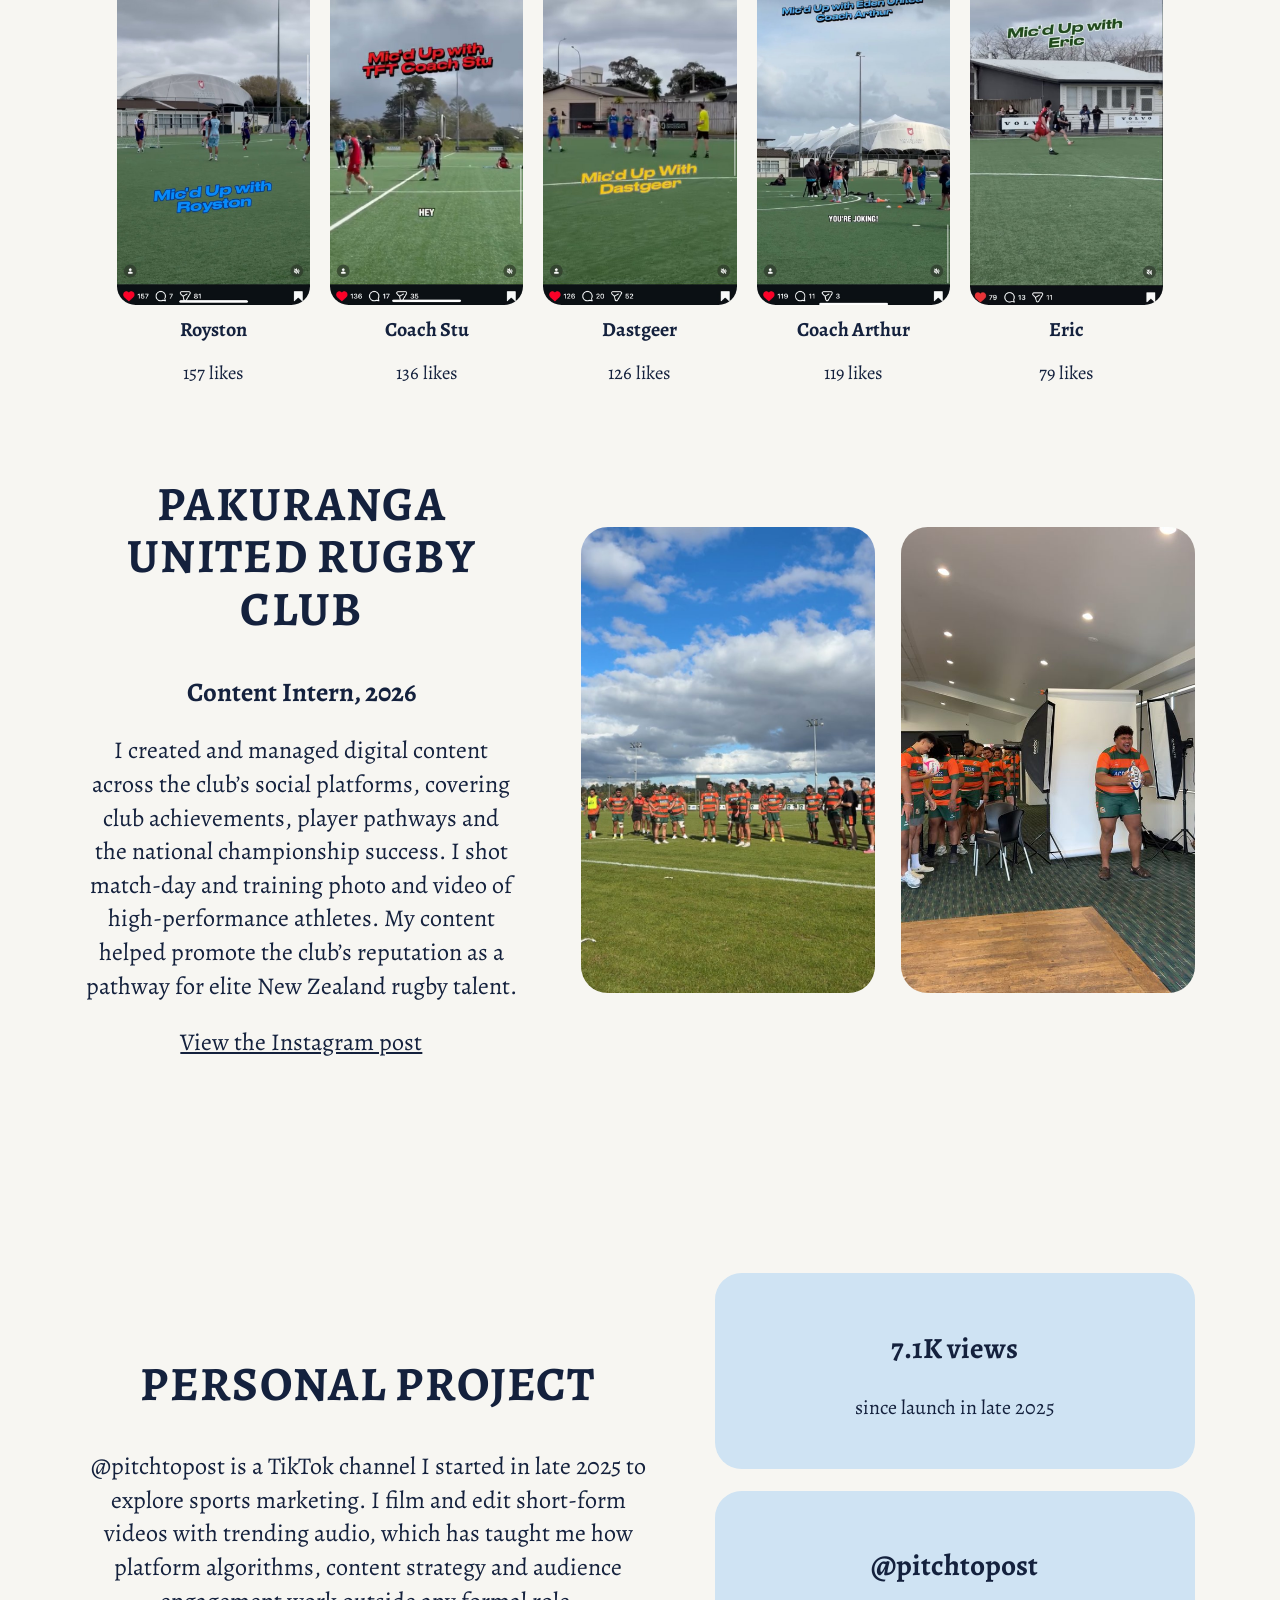
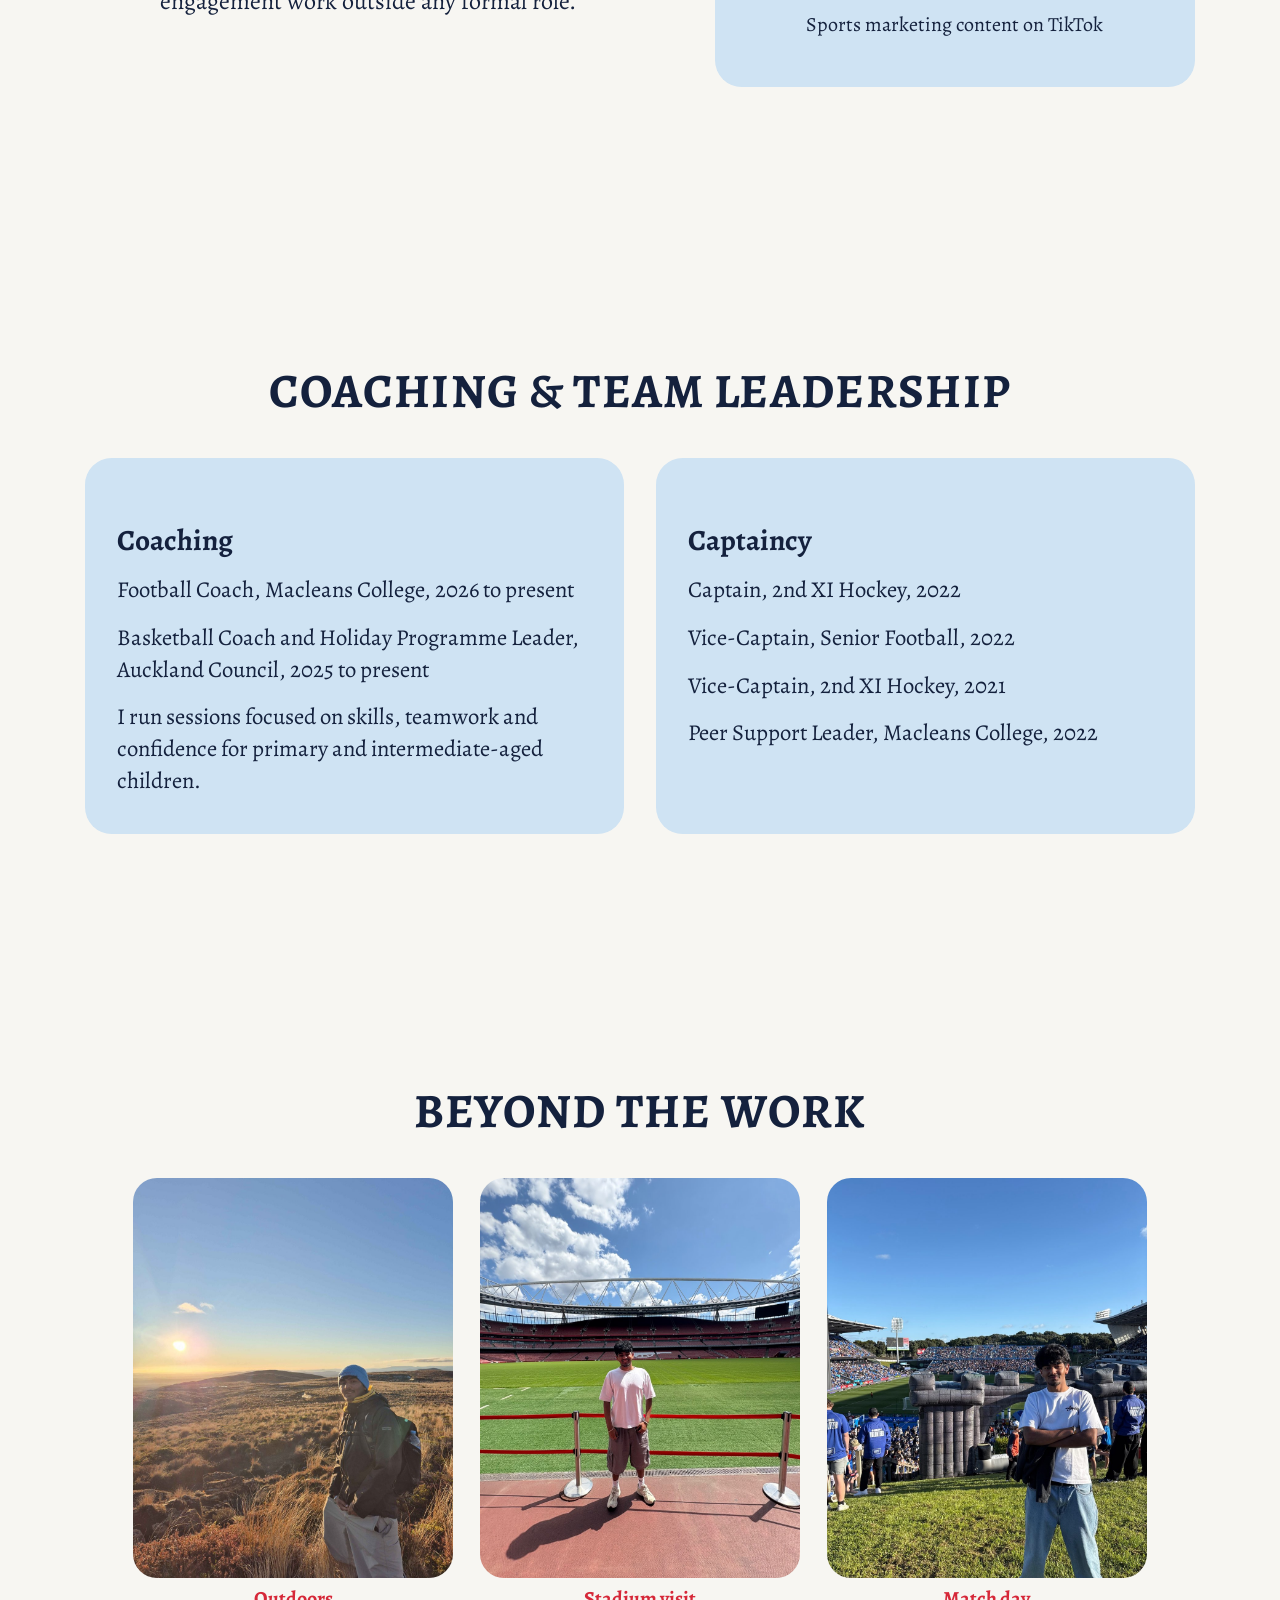
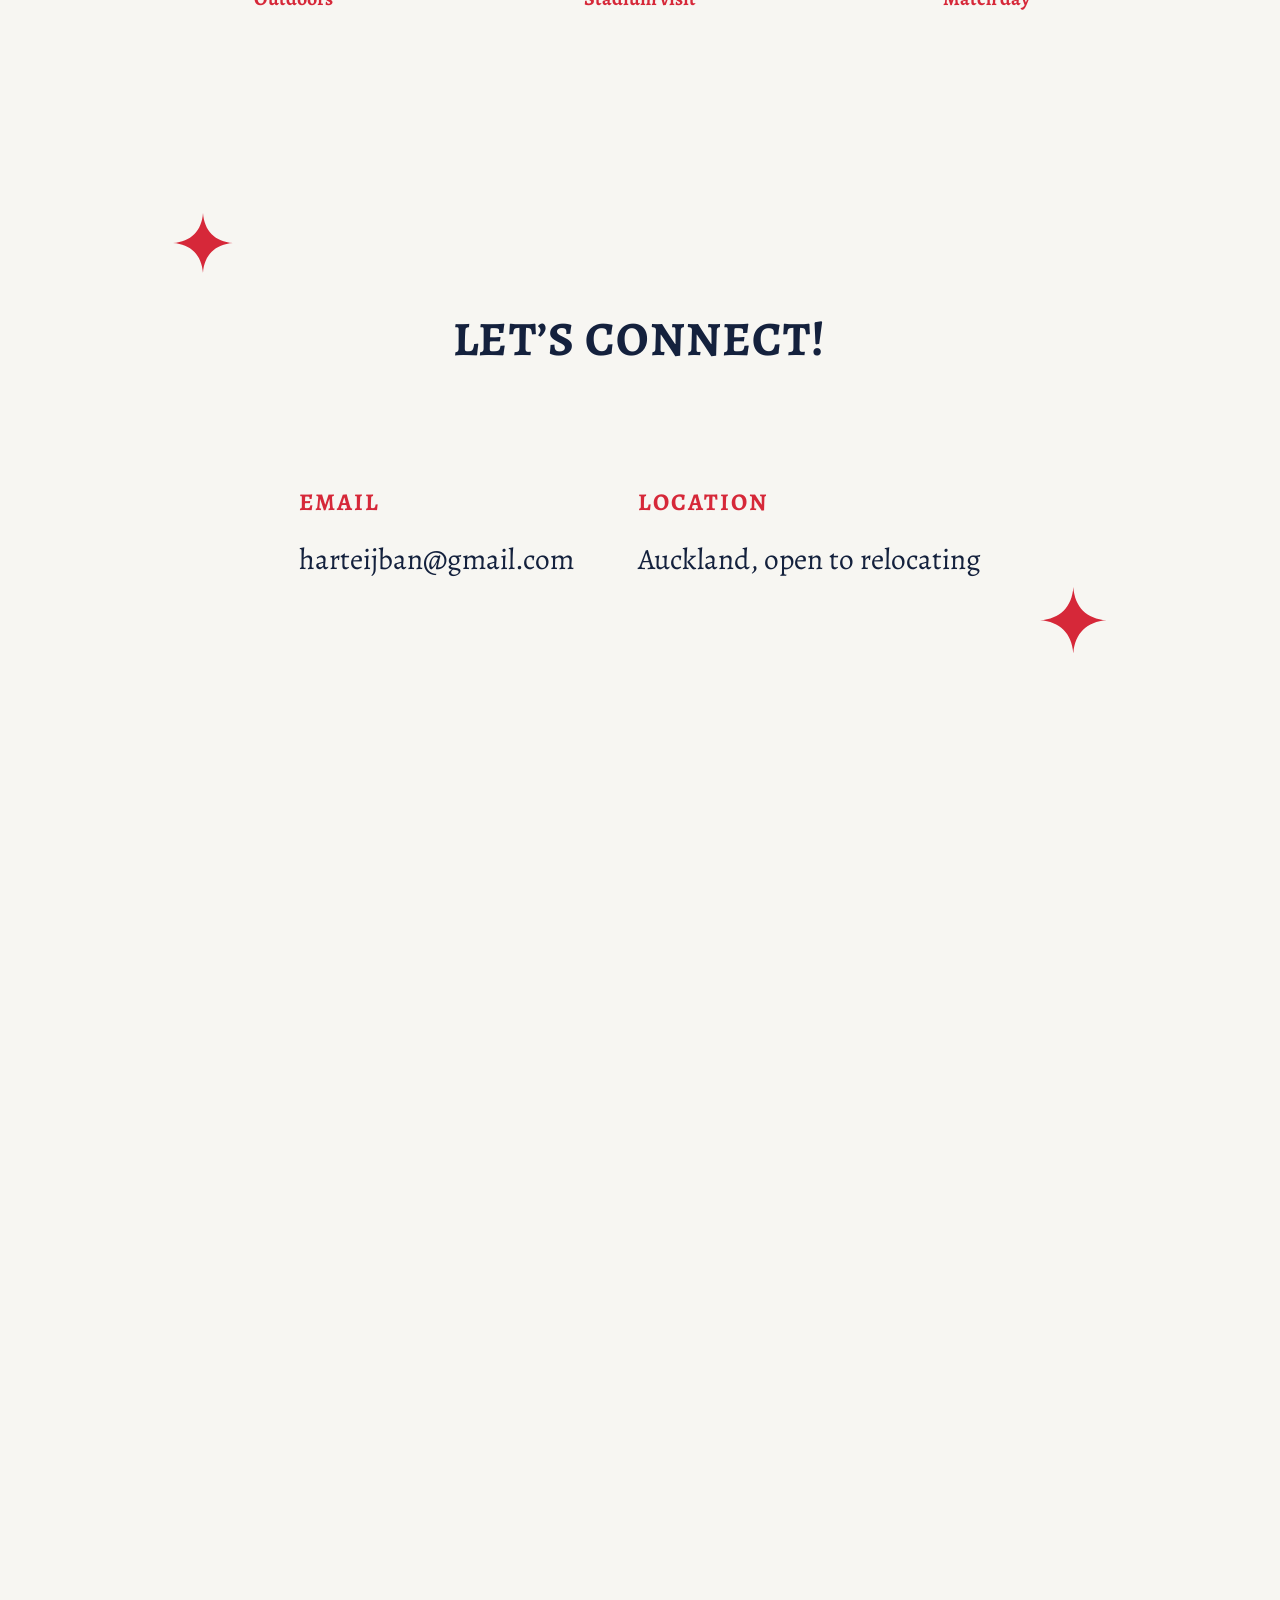
<file: sports/index.html>
<!doctype html><html lang="en"><head><meta charset="utf-8"><meta name="viewport" content="width=device-width, initial-scale=1"><title>Harteij Bandreddi | Sports Portfolio</title>
<meta name="description" content="Sports marketing and media portfolio of Harteij Bandreddi: match-day content, coaching and team leadership.">
<meta property="og:type" content="website"><meta property="og:title" content="Harteij Bandreddi | Sports Portfolio">
<meta property="og:description" content="Sports marketing and media portfolio: First Division NZ, NZ vs India, Pakuranga United and coaching.">
<meta property="og:url" content="https://harteijb.github.io/harteij-portfolio/sports/">
<meta property="og:image" content="https://harteijb.github.io/harteij-portfolio/assets/og.jpg"><meta name="twitter:card" content="summary_large_image">
<link rel="stylesheet" href="../style.css"></head><body><section id="cover-sports" class="cover">
<svg aria-label="Decorative sparkle" width="90" height="90" viewBox="0 0 90 90" style="position:absolute; left:240px; top:190px; width:90px; height:90px"><path d="M45 0 C47 27 63 43 90 45 C63 47 47 63 45 90 C43 63 27 47 0 45 C27 43 43 27 45 0Z" fill="#D62839"/></svg>
<svg aria-label="Decorative sparkle" width="100" height="100" viewBox="0 0 100 100" style="position:absolute; left:1620px; top:780px; width:100px; height:100px"><path d="M50 0 C52 30 70 48 100 50 C70 52 52 70 50 100 C48 70 30 52 0 50 C30 48 48 30 50 0Z" fill="#D62839"/></svg>
<h1 class="t1">Personal</h1>
<h1 class="t2">Portfolio</h1>
<hr class="rule">
<h2 class="name">Harteij Bandreddi</h2>
<p class="tag">Sports Marketing | Sports Media | Content</p>
</section>
<section id="about-sports">
<div class="split">
<div class="col">
<h2 class="title">ABOUT ME</h2>
<p class="lead">I’ve finished my Bachelor of Commerce at the University of Auckland, majoring in Marketing and Management, and I plan to graduate in 2027. I want to build a career in sports marketing and media. I’ve captured content at a national football competition and an international match, made match-day content for a rugby club, and started my own sports channel on TikTok. I also coach and have captained teams, so I know sport from the inside.</p>
</div>
<div class="stack">
<div class="fact"><p class="big">University of Auckland</p><p class="small">Bachelor of Commerce, Marketing and Management</p></div>
<div class="fact"><p class="big">Graduating 2027</p><p class="small">Studies completed in 2026</p></div>
<div class="fact"><p class="big">Auckland, New Zealand</p><p class="small">Open to relocating outside Auckland</p></div>
</div>
</div>
</section>
<section id="nz-india">
<h2 class="title">CONTENT CAPTURER</h2>
<p class="role">NZ vs India football match, Go Media Stadium, Auckland</p>
<div class="row4">
<img src="assets/img01.jpg" alt="Two supporters at the side of the pitch holding a poster reading Janmabhoomi vs Karmabhoomi, with the big screen showing NZL 1, IND 0">
<img src="assets/img02.jpg" alt="New Zealand players in black celebrating together in front of a packed stand at night">
<img src="assets/img03.jpg" alt="New Zealand players warming up before the match, with the NZ vs India graphic on the big screen">
<img src="assets/img04.jpg" alt="India players in orange talking beside the stand while fans look on under the floodlights">
</div>
<p class="cap">I captured photo and video of the match: the warm-up, the players and the atmosphere in the stands. Fans from both countries filled the ground, and I wanted the content to show that mix of supporters.</p>
<p class="link"><a href="https://vt.tiktok.com/ZSpvGajjy/">Watch the TikTok</a></p>
</section>
<section id="first-division">
<div class="split">
<div class="col">
<h2 class="title">FIRST DIVISION NZ</h2>
<p class="role">Football Media Volunteer, 2025</p>
<p class="lead">I helped with photography, videography and content creation for football media, which gave me hands-on exposure to sports branding and social media operations at national competition level.</p>
<p class="callout">750+ likes from my mic’d up content alone</p>
</div>
<div class="gallery">
<div class="row3">
<img src="assets/img05.jpg" alt="First Division NZ champions celebrating on the pitch in 2025">
<img src="assets/img06.jpg" alt="Players warming up on a football pitch on match day">
<img src="assets/img07.jpg" alt="Auckland FC banner and trophy display at the ground">
</div>
<div class="row2">
<img src="assets/img08.jpg" alt="Volunteers and staff posing together at the ground on match day">
<img src="assets/img09.jpg" alt="Two players greeting each other on the pitch">
</div>
</div>
</div>
</section>
<section id="first-division-reels">
<h2 class="title">MIC’D UP SERIES</h2>
<p class="role">First Division NZ, Instagram Reels</p>
<div class="reels">
<div class="reel"><img src="assets/img10.jpg" alt="Instagram Reel, Mic’d Up with Royston, 157 likes"><p class="nm">Royston</p><p class="ct">157 likes</p></div>
<div class="reel"><img src="assets/img11.jpg" alt="Instagram Reel, Mic’d Up with TFT Coach Stu, 136 likes"><p class="nm">Coach Stu</p><p class="ct">136 likes</p></div>
<div class="reel"><img src="assets/img12.jpg" alt="Instagram Reel, Mic’d Up with Dastgeer, 126 likes"><p class="nm">Dastgeer</p><p class="ct">126 likes</p></div>
<div class="reel"><img src="assets/img13.jpg" alt="Instagram Reel, Mic’d Up with Eden United Coach Arthur, 119 likes"><p class="nm">Coach Arthur</p><p class="ct">119 likes</p></div>
<div class="reel"><img src="assets/img14.jpg" alt="Instagram Reel, Mic’d Up with Eric, 79 likes"><p class="nm">Eric</p><p class="ct">79 likes</p></div>
</div>
</section>
<section id="pakuranga">
<div class="split">
<div class="col">
<h2 class="title">PAKURANGA UNITED RUGBY CLUB</h2>
<p class="role">Content Intern, 2026</p>
<p class="lead">I created and managed digital content across the club’s social platforms, covering club achievements, player pathways and the national championship success. I shot match-day and training photo and video of high-performance athletes. My content helped promote the club’s reputation as a pathway for elite New Zealand rugby talent.</p>
<p class="link"><a href="https://www.instagram.com/p/DWijAfNEwbJ/?fqnt=eHd3bnVuc2g3aHdn">View the Instagram post</a></p>
</div>
<div class="photos">
<img src="assets/img15.jpg" alt="Pakuranga United players lined up on the pitch under a blue sky on match day">
<img src="assets/img16.jpg" alt="Pakuranga United players waiting beside a lit photo backdrop at the 2026 media day">
</div>
</div>
</section>
<section id="pitchtopost">
<div class="split">
<div class="col">
<h2 class="title">PERSONAL PROJECT</h2>
<p class="lead">@pitchtopost is a TikTok channel I started in late 2025 to explore sports marketing. I film and edit short-form videos with trending audio, which has taught me how platform algorithms, content strategy and audience engagement work outside any formal role.</p>
</div>
<div class="stack">
<div class="fact"><p class="big">7.1K views</p><p class="small">since launch in late 2025</p></div>
<div class="fact"><p class="big">@pitchtopost</p><p class="small">Sports marketing content on TikTok</p></div>
</div>
</div>
</section>
<section id="sports-leadership">
<h2 class="title">COACHING &amp; TEAM LEADERSHIP</h2>
<div class="cards">
<div class="card">
<h3>Coaching</h3>
<p class="txt">Football Coach, Macleans College, 2026 to present</p>
<p class="txt">Basketball Coach and Holiday Programme Leader, Auckland Council, 2025 to present</p>
<p class="txt">I run sessions focused on skills, teamwork and confidence for primary and intermediate-aged children.</p>
</div>
<div class="card">
<h3>Captaincy</h3>
<p class="txt">Captain, 2nd XI Hockey, 2022</p>
<p class="txt">Vice-Captain, Senior Football, 2022</p>
<p class="txt">Vice-Captain, 2nd XI Hockey, 2021</p>
<p class="txt">Peer Support Leader, Macleans College, 2022</p>
</div>
</div>
</section>
<section id="beyond">
<h2 class="title">BEYOND THE WORK</h2>
<div class="life">
<div class="lf"><img src="assets/img17.jpg" alt="Hiking at sunrise"><p class="cn">Outdoors</p></div>
<div class="lf"><img src="assets/img18.jpg" alt="At a football stadium"><p class="cn">Stadium visit</p></div>
<div class="lf"><img src="assets/img19.jpg" alt="At a match day"><p class="cn">Match day</p></div>
</div>
</section>
<section id="contact-sports" class="contact">
<svg aria-label="Decorative sparkle" width="90" height="90" viewBox="0 0 90 90" style="position:absolute; left:260px; top:200px; width:90px; height:90px"><path d="M45 0 C47 27 63 43 90 45 C63 47 47 63 45 90 C43 63 27 47 0 45 C27 43 43 27 45 0Z" fill="#D62839"/></svg>
<svg aria-label="Decorative sparkle" width="100" height="100" viewBox="0 0 100 100" style="position:absolute; left:1560px; top:760px; width:100px; height:100px"><path d="M50 0 C52 30 70 48 100 50 C70 52 52 70 50 100 C48 70 30 52 0 50 C30 48 48 30 50 0Z" fill="#D62839"/></svg>
<h2 class="title">LET’S CONNECT!</h2>
<div class="rows">
<div class="c"><p class="eyebrow">EMAIL</p><p class="val">harteijban@gmail.com</p></div>
<div class="c"><p class="eyebrow">LOCATION</p><p class="val">Auckland, open to relocating</p></div>
</div>
</section>
<script>function fit(){document.body.style.zoom=Math.min(window.innerWidth/1920,1.5)}fit();addEventListener('resize',fit)</script></body></html>
</file>
<file: style.css>
@font-face{font-family:'Instrument Serif';font-style:normal;font-weight:400;src:url([data-uri]) format('woff2');}
@font-face{font-family:'Instrument Serif';font-style:italic;font-weight:400;src:url([data-uri]) format('woff2');}
@font-face{font-family:'Alegreya';font-style:normal;font-weight:400;src:url([data-uri]) format('woff2');}
@font-face{font-family:'Alegreya';font-style:normal;font-weight:500;src:url([data-uri]) format('woff2');}
@font-face{font-family:'Alegreya';font-style:normal;font-weight:700;src:url([data-uri]) format('woff2');}

@page{size:1920px 1080px;margin:0}
html,body{margin:0;padding:0}
body { font-family: 'Alegreya', Georgia, serif; color: #14213D; }
section { background: #F7F6F2; padding: 128px; counter-increment: page; }

.cover { display: flex; flex-direction: column; align-items: center; justify-content: center; text-align: center; }
.cover .t1 { font-family: 'Instrument Serif', Georgia, serif; font-style: italic; font-weight: 400; font-size: 240px; line-height: 0.95; color: #14213D; }
.cover .t2 { font-family: 'Instrument Serif', Georgia, serif; font-weight: 400; font-size: 240px; line-height: 0.95; color: #14213D; }
.cover .rule { width: 320px; border-top: 6px solid #D62839; margin: 56px 0 44px; }
.cover .name { font-family: 'Instrument Serif', Georgia, serif; font-weight: 400; font-size: 88px; line-height: 1.1; color: #14213D; }
.cover .tag { font-size: 44px; line-height: 1.2; margin-top: 24px; }

.title { font-family: 'Alegreya', Georgia, serif; font-weight: 700; font-size: 72px; line-height: 1.1; letter-spacing: 2px; color: #14213D; text-align: center; }
.role { font-size: 40px; line-height: 1.2; font-weight: 700; text-align: center; margin-top: 20px; }
.lead { font-size: 36px; line-height: 1.4; text-align: center; margin-top: 40px; }

.split { display: flex; align-items: center; gap: 96px; height: 824px; }
.col { flex: 1; }

.tiles { display: grid; grid-template-columns: 1fr 1fr; gap: 32px; width: 720px; }
.tile { background: #CFE3F3; border-radius: 40px; padding: 48px 32px; text-align: center; }
.tile .num { font-family: 'Instrument Serif', Georgia, serif; font-size: 120px; line-height: 1; color: #D62839; }
.tile .lbl { font-size: 30px; line-height: 1.25; margin-top: 12px; }

.stack { display: flex; flex-direction: column; gap: 32px; width: 720px; }
.fact { background: #CFE3F3; border-radius: 40px; padding: 44px 48px; text-align: center; }
.fact .big { font-size: 44px; line-height: 1.15; font-weight: 700; color: #14213D; }
.fact .small { font-size: 30px; line-height: 1.25; margin-top: 8px; }

.cards { display: flex; gap: 48px; margin-top: 56px; }
.card { flex: 1; background: #CFE3F3; border-radius: 40px; padding: 56px 48px; }
.card h3 { font-size: 44px; line-height: 1.15; font-weight: 700; color: #14213D; }
.card .when { font-size: 30px; line-height: 1.2; margin-top: 12px; letter-spacing: 1px; }
.card .txt { font-size: 34px; line-height: 1.4; margin-top: 24px; }

.photos { display: flex; gap: 40px; }
.photos img { width: 440px; height: 700px; object-fit: cover; border-radius: 40px; }
.link { font-size: 36px; line-height: 1.3; text-align: center; margin-top: 36px; }
.link a { color: #14213D; text-decoration: underline; }
.handle { font-size: 40px; line-height: 1.2; text-align: center; margin-top: 36px; font-weight: 700; color: #D62839; }

.results { display: flex; align-items: center; justify-content: center; gap: 48px; margin-top: 40px; }
.results .wide { width: 720px; height: 596px; object-fit: contain; border-radius: 32px; background: #CFE3F3; }
.results .phone { width: 277px; height: 600px; object-fit: cover; border-radius: 32px; }
.callout { background: #CFE3F3; border-radius: 32px; padding: 28px 36px; font-size: 34px; line-height: 1.3; font-weight: 700; text-align: center; margin-top: 36px; }

.row4 { display: flex; justify-content: center; gap: 32px; margin-top: 32px; }
.row4 img { width: 390px; height: 440px; object-fit: cover; border-radius: 32px; }
.cap { font-size: 32px; line-height: 1.4; text-align: center; margin-top: 28px; }

.grid6 { display: grid; grid-template-columns: 1fr 1fr 1fr; gap: 32px 48px; margin-top: 40px; }
.grid6 .c { text-align: center; }
.grid6 .eyebrow { font-size: 32px; line-height: 1.2; letter-spacing: 2px; font-weight: 700; color: #D62839; margin-bottom: 18px; }
.grid6 .item { font-size: 30px; line-height: 1.35; }
.tools { font-size: 28px; line-height: 1.3; text-align: center; margin-top: 28px; font-weight: 700; color: #D62839; }
.soft { font-size: 28px; line-height: 1.3; text-align: center; margin-top: 8px; }

.cardgrid { display: grid; grid-template-columns: 1fr 1fr 1fr; gap: 32px; margin-top: 48px; }
.cardgrid .card { background: #CFE3F3; border-radius: 40px; padding: 36px; }
.cardgrid .card h3 { font-size: 44px; line-height: 1.15; font-weight: 700; color: #14213D; }
.cardgrid .card .txt { font-size: 28px; line-height: 1.35; margin-top: 16px; }

.reels { display: flex; justify-content: center; gap: 30px; margin-top: 32px; }
.reel { width: 290px; }
.reel img { width: 290px; height: 523px; object-fit: cover; border-radius: 28px; }
.reel .nm { font-size: 30px; line-height: 1.2; font-weight: 700; text-align: center; margin-top: 14px; color: #14213D; }
.reel .ct { font-size: 28px; line-height: 1.2; text-align: center; }

.duo { display: flex; align-items: flex-start; justify-content: center; gap: 40px; margin-top: 32px; }
.duo .wideshot { width: 848px; height: 560px; object-fit: cover; border-radius: 28px; }
.duo .col2 { width: 311px; }
.duo .reel2 { width: 311px; height: 560px; object-fit: cover; border-radius: 28px; }
.duo .ct2 { font-size: 28px; line-height: 1.2; text-align: center; margin-top: 14px; }

.gallery { display: flex; flex-direction: column; gap: 30px; width: 960px; }
.gallery .row3 { display: flex; gap: 30px; }
.gallery .row2 { display: flex; gap: 30px; }
.gallery .row3 img { width: 300px; height: 395px; object-fit: cover; border-radius: 32px; }
.gallery .row2 img { width: 465px; height: 395px; object-fit: cover; border-radius: 32px; }

.cols4 { display: flex; gap: 48px; margin-top: 96px; }
.cols4 .c { flex: 1; text-align: center; }
.cols4 .eyebrow { font-size: 36px; line-height: 1.2; letter-spacing: 3px; font-weight: 700; color: #D62839; margin-bottom: 28px; }
.cols4 .item { font-size: 34px; line-height: 1.5; }

.contact { display: flex; flex-direction: column; align-items: center; justify-content: center; text-align: center; }
.contact .rows { display: flex; gap: 96px; margin-top: 88px; }
.contact .rows .c { text-align: left; }
.contact .eyebrow { font-size: 36px; line-height: 1.2; letter-spacing: 3px; font-weight: 700; color: #D62839; }
.contact .val { font-size: 44px; line-height: 1.25; margin-top: 12px; }

.certs { display: grid; grid-template-columns: 420px 420px 420px; gap: 28px 40px; justify-content: center; margin-top: 32px; }
.certs .cc img { width: 420px; height: 298px; object-fit: cover; border-radius: 20px; display: block; }
.certs .cc .cn { font-size: 26px; line-height: 1.2; font-weight: 700; text-align: center; margin-top: 8px; }
.certs .note { background: #CFE3F3; border-radius: 28px; padding: 24px 32px; height: 298px; box-sizing: border-box; display: flex; flex-direction: column; justify-content: center; }
.certs .note h3 { font-size: 36px; line-height: 1.15; font-weight: 700; color: #D62839; }
.certs .note p { font-size: 28px; line-height: 1.3; margin-top: 10px; }
.sub { font-size: 30px; line-height: 1.3; text-align: center; margin-top: 16px; }
.cover h1, .cover h2, .cover p { margin: 0; }
.cover .t1, .cover .t2 { font-size: 200px; }
.grid6 p { margin: 0; }
.grid6 .item { font-size: 28px; line-height: 1.25; margin-top: 6px; }
.grid6 .eyebrow { margin-bottom: 10px; }
.grid6 { margin-top: 28px; gap: 28px 48px; }
.tools, .soft { margin-bottom: 0; }
.cardgrid .card h3, .cardgrid .card p { margin-bottom: 0; }
.cardgrid .card h3 { margin-top: 0; }
.cards .card h3, .cards .card p { margin-bottom: 0; }
#education .txt { margin-top: 16px; }
.life { display: flex; justify-content: center; gap: 40px; margin-top: 28px; }
.life .lf img { width: 480px; height: 600px; object-fit: cover; border-radius: 36px; display: block; }
.life .cn { font-size: 30px; line-height: 1.2; font-weight: 700; text-align: center; margin: 14px 0 0; color: #D62839; }
.lead2 { font-size: 32px; line-height: 1.35; text-align: center; margin: 24px 0 0; }
.cardgrid.two { grid-template-columns: 1fr 1fr; margin-top: 32px; gap: 28px; }
.cardgrid.two .card { padding: 32px 40px; }
.cardgrid.two .card .txt { font-size: 30px; }
.uni { display: flex; align-items: center; gap: 72px; height: 824px; }
.uni .left { width: 700px; }
.uni .left .title { text-align: left; }
.uni .left .role { text-align: left; font-size: 34px; }
.uni .left .lead { text-align: left; font-size: 28px; line-height: 1.4; margin-top: 28px; }
.uni .right { flex: 1; }
.uni .shots { display: flex; justify-content: center; align-items: center; gap: 20px; }
.uni .shots .wide { width: 440px; height: 364px; object-fit: contain; border-radius: 24px; background: #CFE3F3; }
.uni .shots .phone { width: 168px; height: 364px; object-fit: cover; border-radius: 24px; }
.uni .tiles2 { display: grid; grid-template-columns: repeat(4, 1fr); gap: 16px; margin-top: 24px; }
.uni .tiles2 .tile { padding: 24px 12px; border-radius: 28px; }
.uni .tiles2 .num { font-size: 64px; margin: 0; }
.uni .tiles2 .lbl { font-size: 24px; margin: 8px 0 0; }

section{position:relative;width:1920px;height:1080px;box-sizing:border-box;overflow:hidden;page-break-after:always;break-after:page}

@media screen{body{background:#F7F6F2}section{margin:0 auto}}
</file>
